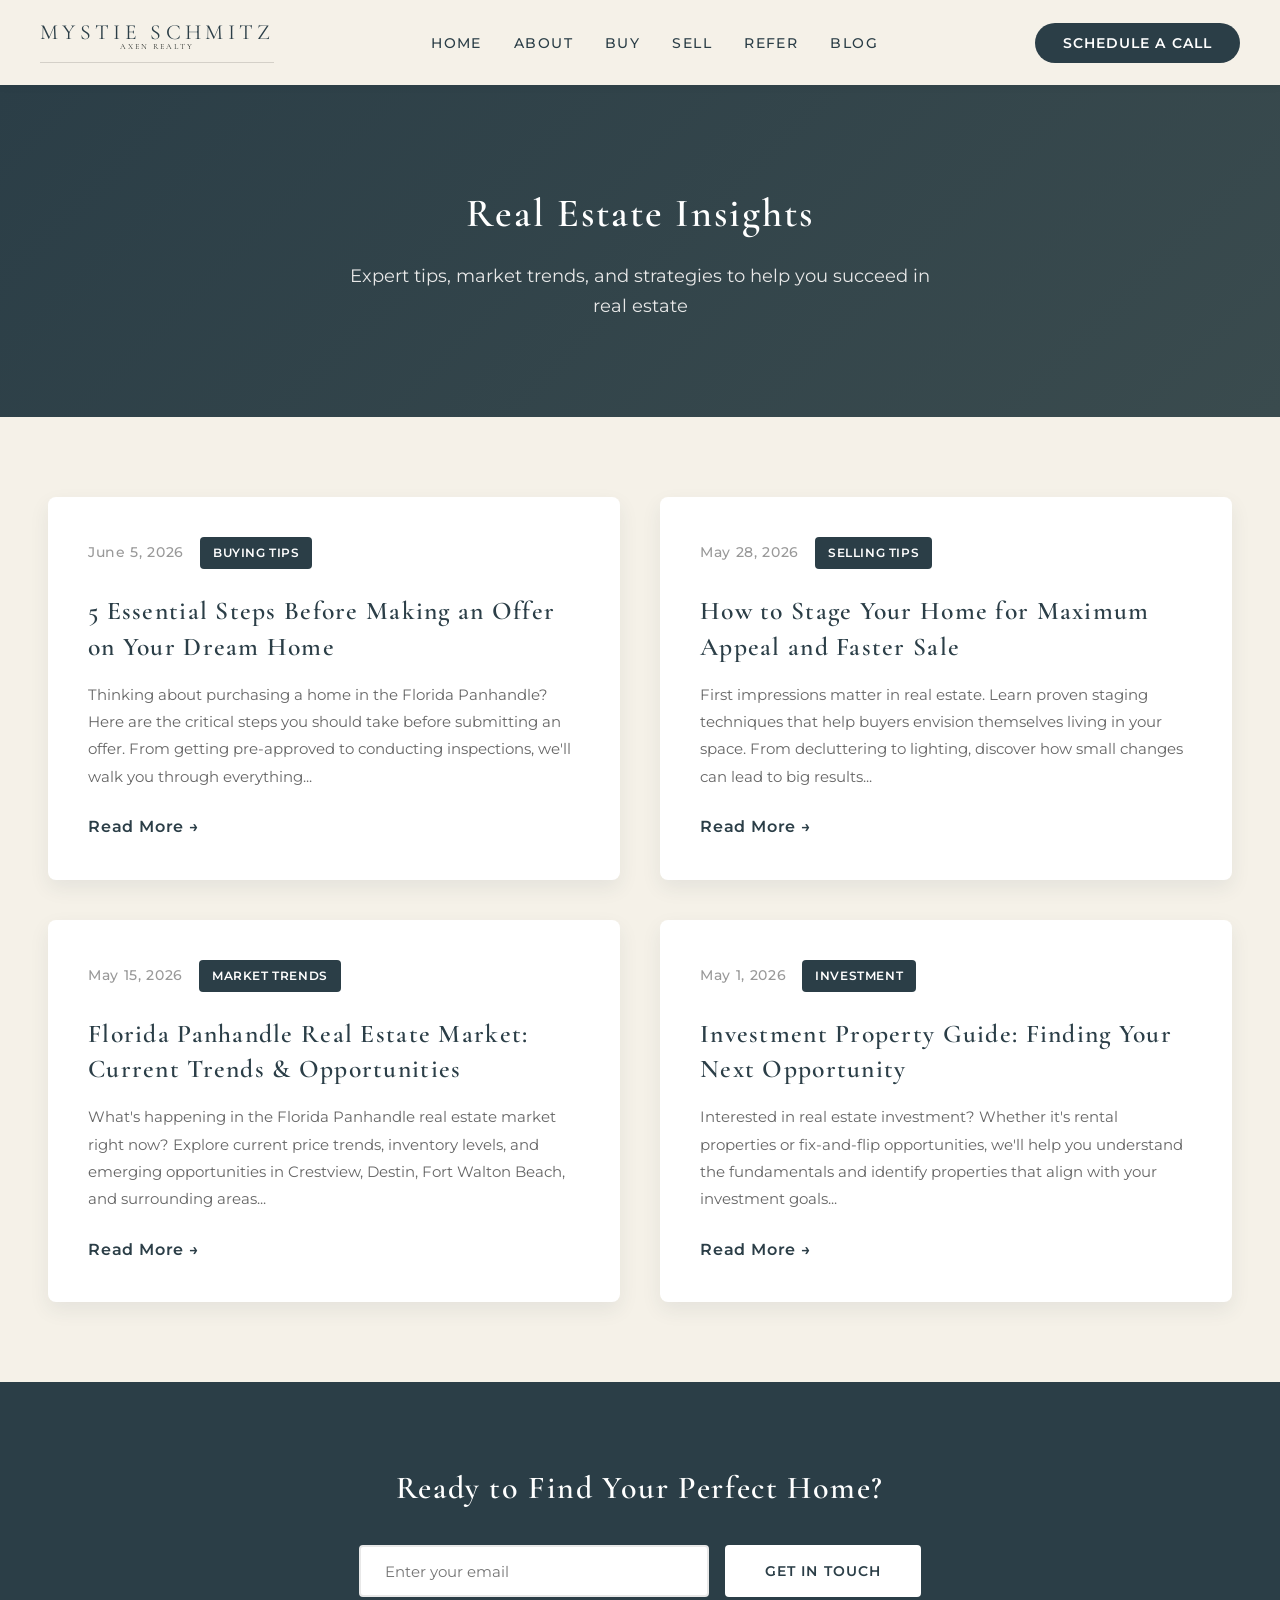
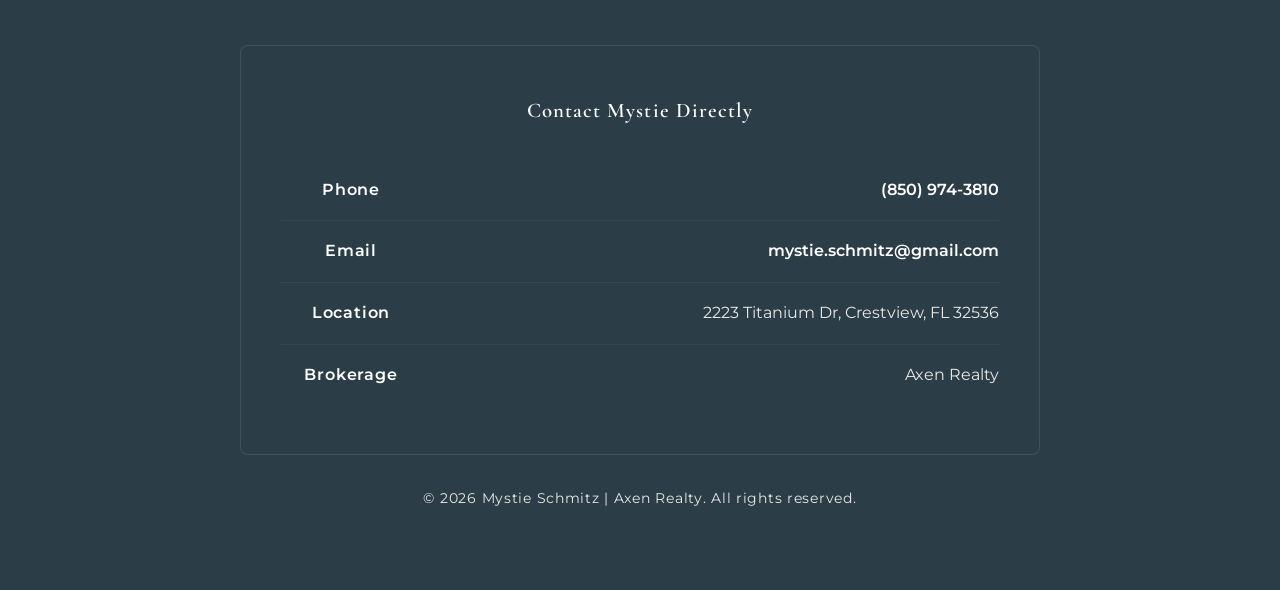
<file: blog/index.html>
<!DOCTYPE html>
<html lang="en">
<head>
    <meta charset="UTF-8">
    <meta name="viewport" content="width=device-width, initial-scale=1.0">
    <title>Real Estate Blog | Mystie Schmitz | Axen Realty</title>
    <link rel="preconnect" href="https://fonts.googleapis.com">
    <link rel="preconnect" href="https://fonts.gstatic.com" crossorigin>
    <link href="https://fonts.googleapis.com/css2?family=Monsieur+La+Doulaise&family=Playfair+Display:wght@400;500;600;700&family=Cormorant+Garamond:ital,wght@0,400;0,600;1,400;1,600&family=Montserrat:wght@400;500;600;700&display=swap" rel="stylesheet">
    <link rel="stylesheet" href="../style.css">
    <link rel="stylesheet" href="blog-style.css">
</head>
<body>
    <!-- Navigation Bar -->
    <nav class="navbar">
        <div class="navbar-container">
            <div class="navbar-logo">
                <h1><a href="../index.html" style="text-decoration: none; color: #2B3E47;">Mystie Schmitz</a></h1>
                <p class="navbar-brokerage">Axen Realty</p>
            </div>

            <!-- Hamburger Menu Button (Mobile Only) -->
            <button class="hamburger-menu" id="hamburger" aria-label="Toggle navigation menu">
                <span></span>
                <span></span>
                <span></span>
            </button>

            <!-- Navigation Menu -->
            <ul class="navbar-menu" id="navbar-menu">
                <li><a href="../index.html#home" class="nav-link">Home</a></li>
                <li><a href="../index.html#about" class="nav-link">About</a></li>
                <li><a href="../index.html#buy" class="nav-link">Buy</a></li>
                <li><a href="../index.html#sell" class="nav-link">Sell</a></li>
                <li><a href="../index.html#refer" class="nav-link">Refer</a></li>
                <li><a href="index.html" class="nav-link active">Blog</a></li>
                <li class="mobile-cta"><a href="../index.html#contact" class="nav-link">SCHEDULE A CALL</a></li>
            </ul>

            <!-- Desktop CTA Button -->
            <button class="cta-button">SCHEDULE A CALL</button>
        </div>
    </nav>

    <!-- Blog Header -->
    <section class="blog-header">
        <div class="blog-header-content">
            <h1>Real Estate Insights</h1>
            <p>Expert tips, market trends, and strategies to help you succeed in real estate</p>
        </div>
    </section>

    <!-- Blog Posts Grid -->
    <section class="blog-section">
        <div class="blog-container">
            <div class="blog-grid">
                <!-- Blog Post Card 1 -->
                <article class="blog-post-card">
                    <div class="blog-meta">
                        <span class="blog-date">June 5, 2026</span>
                        <span class="blog-category">Buying Tips</span>
                    </div>
                    <h2 class="blog-post-title">
                        <a href="post-1.html">5 Essential Steps Before Making an Offer on Your Dream Home</a>
                    </h2>
                    <p class="blog-excerpt">
                        Thinking about purchasing a home in the Florida Panhandle? Here are the critical steps you should take before submitting an offer. From getting pre-approved to conducting inspections, we'll walk you through everything...
                    </p>
                    <a href="post-1.html" class="blog-read-more">Read More →</a>
                </article>

                <!-- Blog Post Card 2 -->
                <article class="blog-post-card">
                    <div class="blog-meta">
                        <span class="blog-date">May 28, 2026</span>
                        <span class="blog-category">Selling Tips</span>
                    </div>
                    <h2 class="blog-post-title">
                        <a href="post-2.html">How to Stage Your Home for Maximum Appeal and Faster Sale</a>
                    </h2>
                    <p class="blog-excerpt">
                        First impressions matter in real estate. Learn proven staging techniques that help buyers envision themselves living in your space. From decluttering to lighting, discover how small changes can lead to big results...
                    </p>
                    <a href="post-2.html" class="blog-read-more">Read More →</a>
                </article>

                <!-- Blog Post Card 3 -->
                <article class="blog-post-card">
                    <div class="blog-meta">
                        <span class="blog-date">May 15, 2026</span>
                        <span class="blog-category">Market Trends</span>
                    </div>
                    <h2 class="blog-post-title">
                        <a href="post-3.html">Florida Panhandle Real Estate Market: Current Trends & Opportunities</a>
                    </h2>
                    <p class="blog-excerpt">
                        What's happening in the Florida Panhandle real estate market right now? Explore current price trends, inventory levels, and emerging opportunities in Crestview, Destin, Fort Walton Beach, and surrounding areas...
                    </p>
                    <a href="post-3.html" class="blog-read-more">Read More →</a>
                </article>

                <!-- Blog Post Card 4 -->
                <article class="blog-post-card">
                    <div class="blog-meta">
                        <span class="blog-date">May 1, 2026</span>
                        <span class="blog-category">Investment</span>
                    </div>
                    <h2 class="blog-post-title">
                        <a href="post-4.html">Investment Property Guide: Finding Your Next Opportunity</a>
                    </h2>
                    <p class="blog-excerpt">
                        Interested in real estate investment? Whether it's rental properties or fix-and-flip opportunities, we'll help you understand the fundamentals and identify properties that align with your investment goals...
                    </p>
                    <a href="post-4.html" class="blog-read-more">Read More →</a>
                </article>
            </div>
        </div>
    </section>

    <!-- Footer Contact Section -->
    <footer class="footer">
        <div class="footer-content">
            <h3>Ready to Find Your Perfect Home?</h3>
            <form id="contact-form" class="contact-form">
                <input
                    type="email"
                    placeholder="Enter your email"
                    required
                    class="form-input"
                >
                <button type="submit" class="form-submit">Get In Touch</button>
            </form>

            <div class="contact-details">
                <h4>Contact Mystie Directly</h4>
                <p><strong>Phone</strong> <a href="tel:+18509743810">(850) 974-3810</a></p>
                <p><strong>Email</strong> <a href="mailto:mystie.schmitz@gmail.com">mystie.schmitz@gmail.com</a></p>
                <p><strong>Location</strong> 2223 Titanium Dr, Crestview, FL 32536</p>
                <p><strong>Brokerage</strong> Axen Realty</p>
            </div>

            <p class="footer-text">© 2026 Mystie Schmitz | Axen Realty. All rights reserved.</p>
        </div>
    </footer>

    <script src="../app.js"></script>
    <script src="blog-script.js"></script>
</body>
</html>
</file>
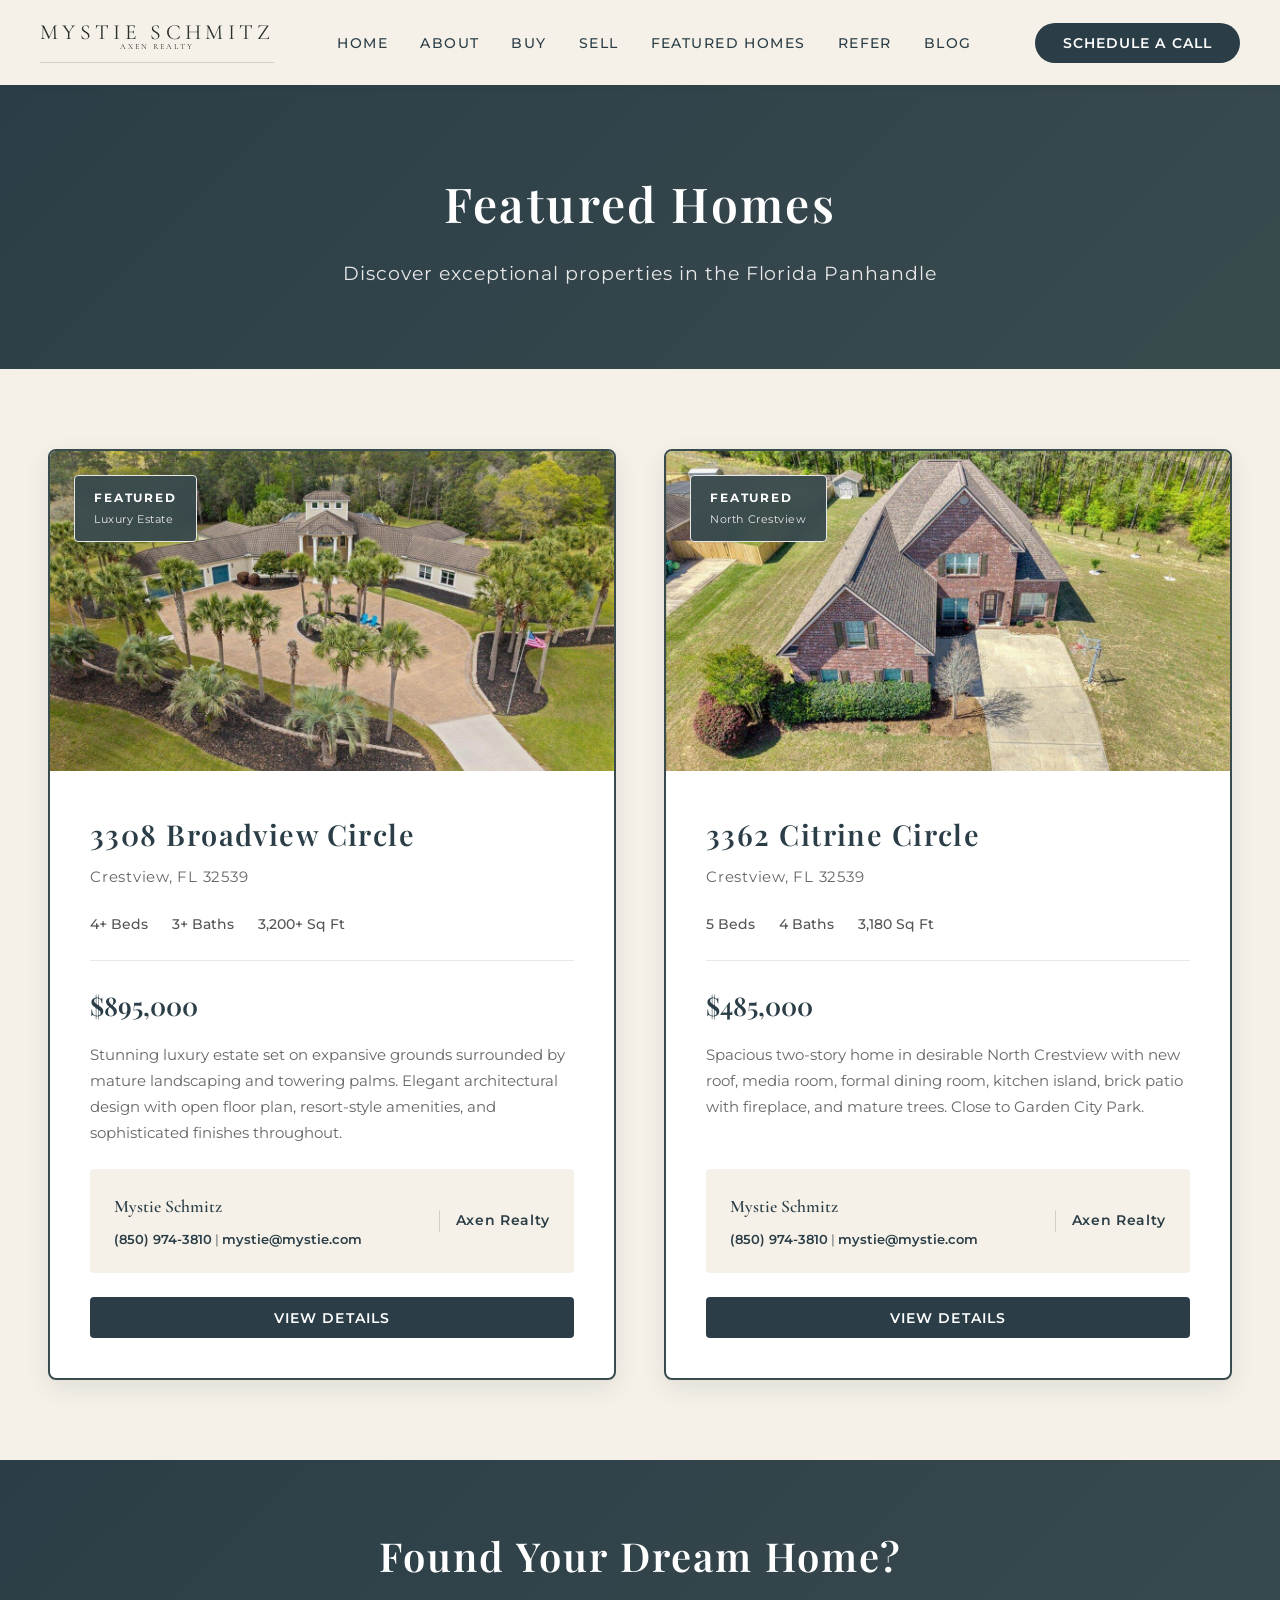
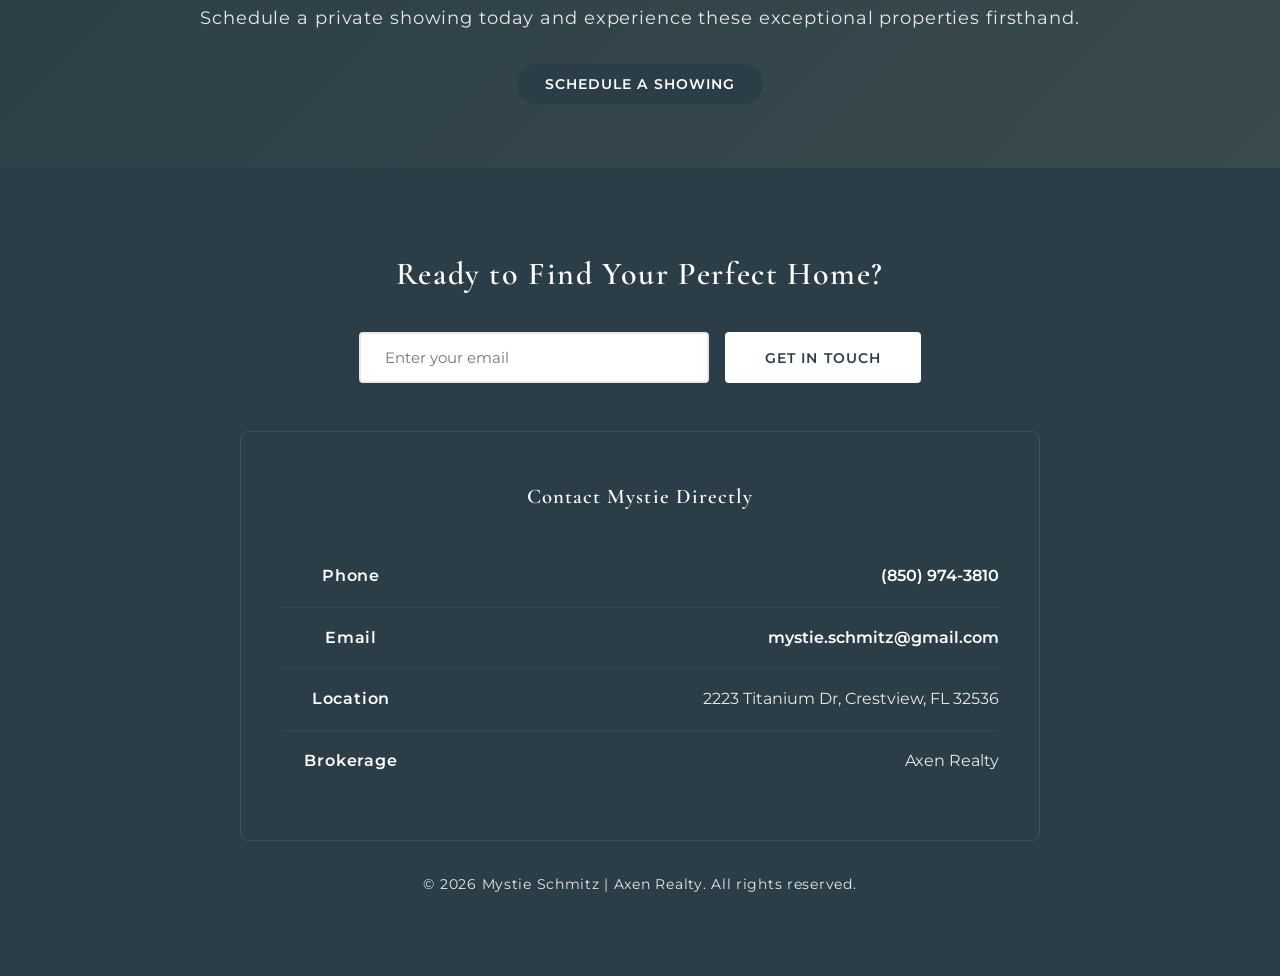
<file: listings.html>
<!DOCTYPE html>
<html lang="en">
<head>
    <meta charset="UTF-8">
    <meta name="viewport" content="width=device-width, initial-scale=1.0">
    <title>Featured Homes | Mystie Schmitz | Axen Realty</title>
    <link rel="preconnect" href="https://fonts.googleapis.com">
    <link rel="preconnect" href="https://fonts.gstatic.com" crossorigin>
    <link href="https://fonts.googleapis.com/css2?family=Monsieur+La+Doulaise&family=Playfair+Display:wght@400;500;600;700&family=Cormorant+Garamond:ital,wght@0,400;0,600;1,400;1,600&family=Montserrat:wght@400;500;600;700&display=swap" rel="stylesheet">
    <link rel="stylesheet" href="style.css">
    <link rel="stylesheet" href="listings-style.css">
</head>
<body>
    <!-- Navigation Bar -->
    <nav class="navbar">
        <div class="navbar-container">
            <div class="navbar-logo">
                <h1>Mystie Schmitz</h1>
                <p class="navbar-brokerage">Axen Realty</p>
            </div>

            <!-- Hamburger Menu Button (Mobile Only) -->
            <button class="hamburger-menu" id="hamburger" aria-label="Toggle navigation menu">
                <span></span>
                <span></span>
                <span></span>
            </button>

            <!-- Navigation Menu -->
            <ul class="navbar-menu" id="navbar-menu">
                <li><a href="index.html#home" class="nav-link">Home</a></li>
                <li><a href="index.html#about" class="nav-link">About</a></li>
                <li><a href="index.html#buy" class="nav-link">Buy</a></li>
                <li><a href="index.html#sell" class="nav-link">Sell</a></li>
                <li><a href="listings.html" class="nav-link active">Featured Homes</a></li>
                <li><a href="index.html#refer" class="nav-link">Refer</a></li>
                <li><a href="blog/index.html" class="nav-link">Blog</a></li>
                <li class="mobile-cta"><a href="#contact" class="nav-link">SCHEDULE A CALL</a></li>
            </ul>

            <!-- Desktop CTA Button -->
            <button class="cta-button">SCHEDULE A CALL</button>
        </div>
    </nav>

    <!-- Page Header -->
    <section class="listings-header">
        <div class="listings-header-content">
            <h1>Featured Homes</h1>
            <p>Discover exceptional properties in the Florida Panhandle</p>
        </div>
    </section>

    <!-- Listings Grid -->
    <section class="listings-section">
        <div class="listings-container">
            <!-- Listing Card 1 - Featured -->
            <article class="listing-card featured">
                <div class="listing-image">
                    <img src="images/broadview.png" alt="3308 Broadview Circle, Crestview" class="listing-photo">
                    <div class="open-house-badge featured-badge">
                        <span class="badge-title">FEATURED</span>
                        <span class="badge-time">Luxury Estate</span>
                    </div>
                </div>

                <div class="listing-details">
                    <h3 class="listing-address">3308 Broadview Circle</h3>
                    <p class="listing-city">Crestview, FL 32539</p>

                    <div class="listing-specs">
                        <span class="spec">4+ Beds</span>
                        <span class="spec">3+ Baths</span>
                        <span class="spec">3,200+ Sq Ft</span>
                    </div>

                    <div class="listing-price">$895,000</div>

                    <p class="listing-description">Stunning luxury estate set on expansive grounds surrounded by mature landscaping and towering palms. Elegant architectural design with open floor plan, resort-style amenities, and sophisticated finishes throughout.</p>

                    <div class="agent-info">
                        <div class="agent-details">
                            <p class="agent-name">Mystie Schmitz</p>
                            <p class="agent-contact">
                                <a href="tel:+18509743810">(850) 974-3810</a> |
                                <a href="mailto:mystie.schmitz@gmail.com">mystie@mystie.com</a>
                            </p>
                        </div>
                        <div class="agent-brokerage">
                            <p>Axen Realty</p>
                        </div>
                    </div>

                    <button class="listing-cta">View Details</button>
                </div>
            </article>

            <!-- Listing Card 2 -->
            <article class="listing-card featured">
                <div class="listing-image">
                    <img src="images/citrine.png" alt="3362 Citrine Circle, Crestview" class="listing-photo">
                    <div class="open-house-badge featured-badge">
                        <span class="badge-title">FEATURED</span>
                        <span class="badge-time">North Crestview</span>
                    </div>
                </div>

                <div class="listing-details">
                    <h3 class="listing-address">3362 Citrine Circle</h3>
                    <p class="listing-city">Crestview, FL 32539</p>

                    <div class="listing-specs">
                        <span class="spec">5 Beds</span>
                        <span class="spec">4 Baths</span>
                        <span class="spec">3,180 Sq Ft</span>
                    </div>

                    <div class="listing-price">$485,000</div>

                    <p class="listing-description">Spacious two-story home in desirable North Crestview with new roof, media room, formal dining room, kitchen island, brick patio with fireplace, and mature trees. Close to Garden City Park.</p>

                    <div class="agent-info">
                        <div class="agent-details">
                            <p class="agent-name">Mystie Schmitz</p>
                            <p class="agent-contact">
                                <a href="tel:+18509743810">(850) 974-3810</a> |
                                <a href="mailto:mystie.schmitz@gmail.com">mystie@mystie.com</a>
                            </p>
                        </div>
                        <div class="agent-brokerage">
                            <p>Axen Realty</p>
                        </div>
                    </div>

                    <button class="listing-cta">View Details</button>
                </div>
            </article>
        </div>
    </section>

    <!-- CTA Section -->
    <section class="listings-cta-section">
        <div class="listings-cta-content">
            <h2>Found Your Dream Home?</h2>
            <p>Schedule a private showing today and experience these exceptional properties firsthand.</p>
            <button class="cta-button">Schedule a Showing</button>
        </div>
    </section>

    <!-- Footer Contact Section -->
    <footer class="footer">
        <div class="footer-content">
            <h3>Ready to Find Your Perfect Home?</h3>
            <form id="contact-form" class="contact-form">
                <input
                    type="email"
                    placeholder="Enter your email"
                    required
                    class="form-input"
                >
                <button type="submit" class="form-submit">Get In Touch</button>
            </form>

            <div class="contact-details">
                <h4>Contact Mystie Directly</h4>
                <p><strong>Phone</strong> <a href="tel:+18509743810">(850) 974-3810</a></p>
                <p><strong>Email</strong> <a href="mailto:mystie.schmitz@gmail.com">mystie.schmitz@gmail.com</a></p>
                <p><strong>Location</strong> 2223 Titanium Dr, Crestview, FL 32536</p>
                <p><strong>Brokerage</strong> Axen Realty</p>
            </div>

            <p class="footer-text">© 2026 Mystie Schmitz | Axen Realty. All rights reserved.</p>
        </div>
    </footer>

    <script src="app.js"></script>
</body>
</html>
</file>
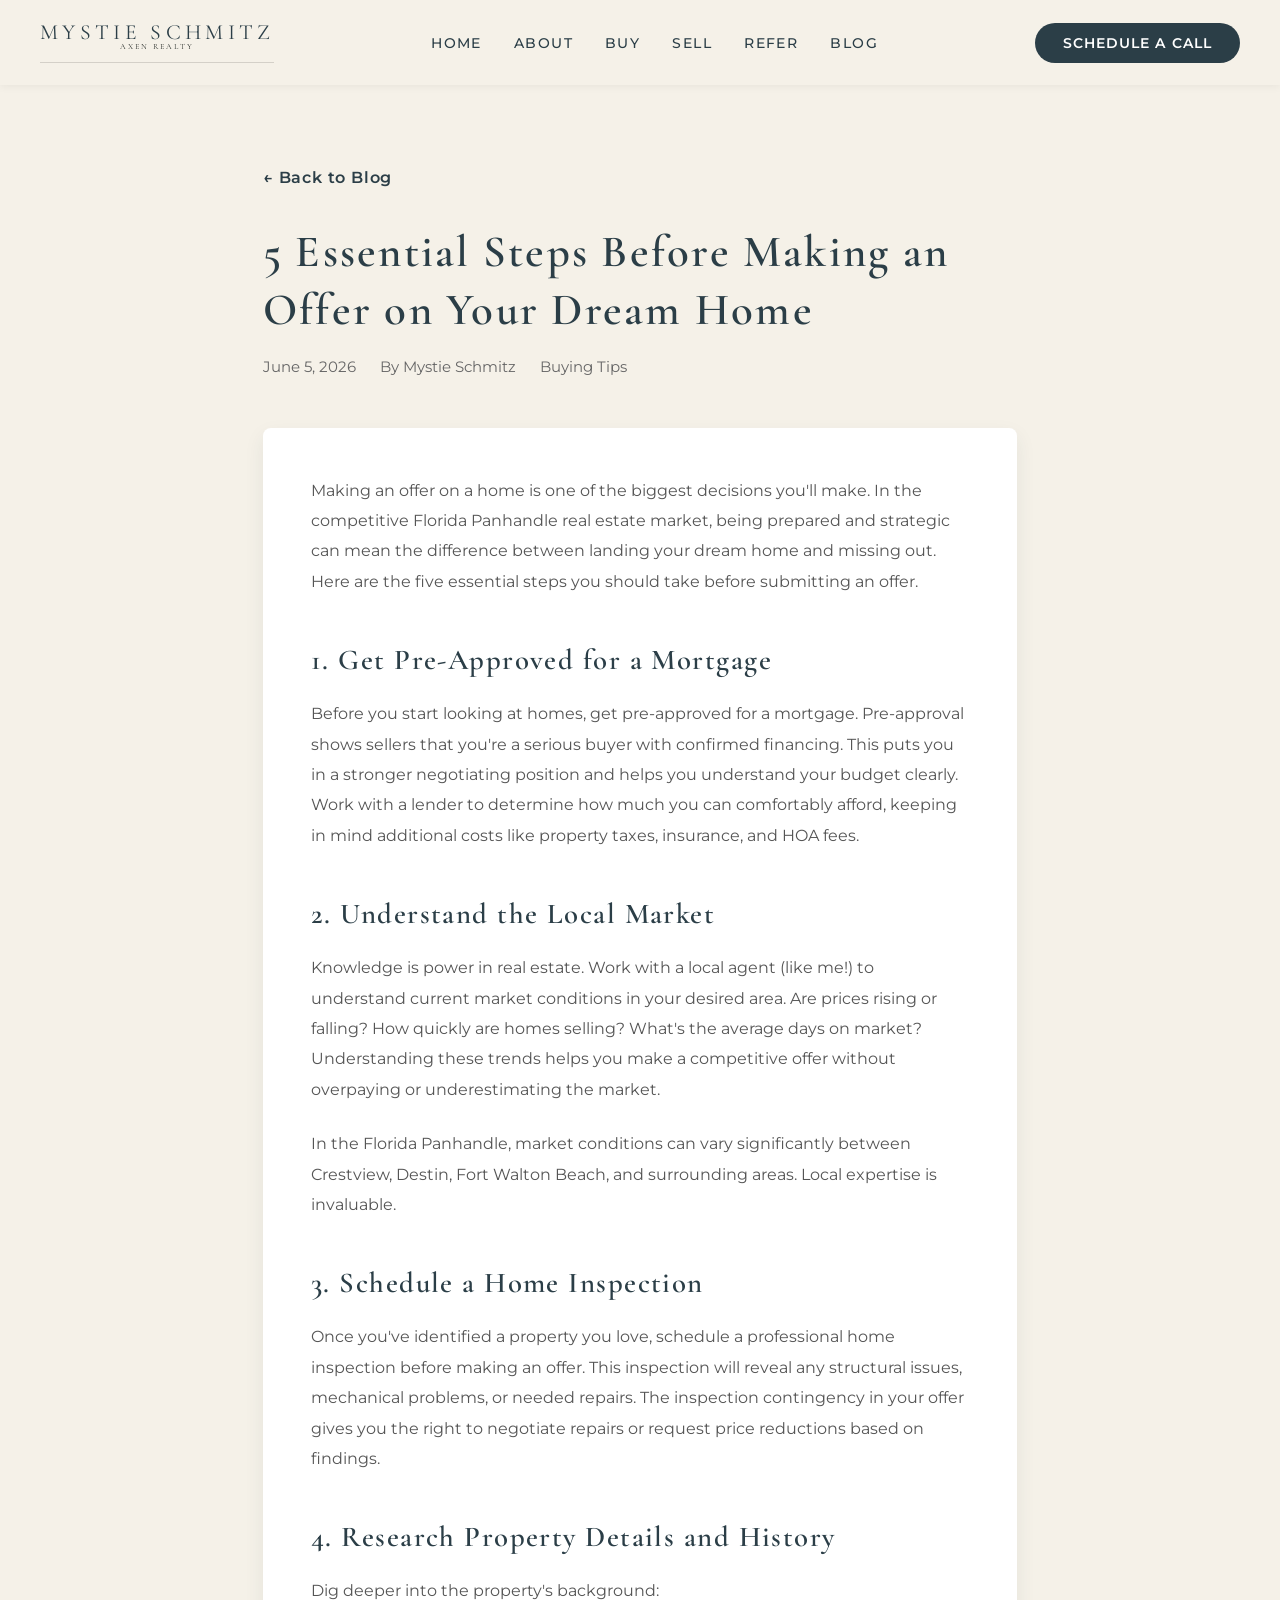
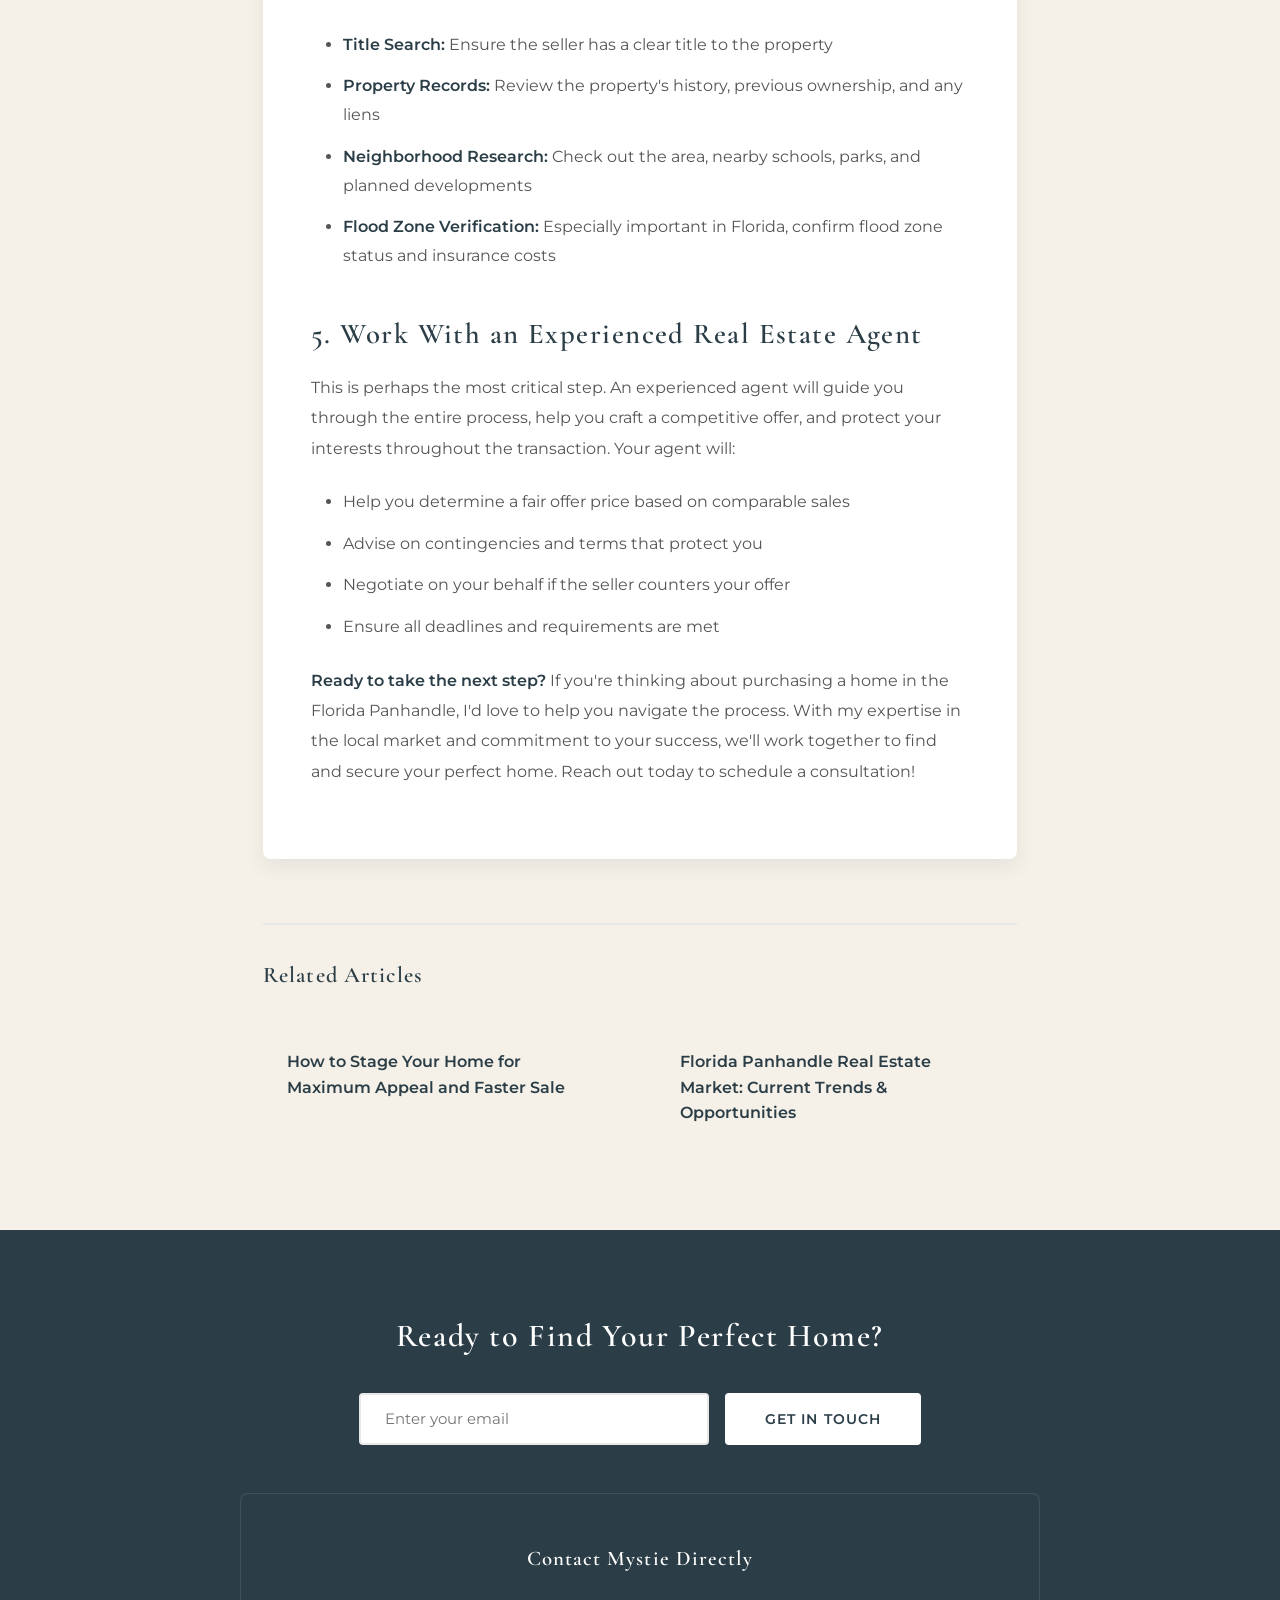
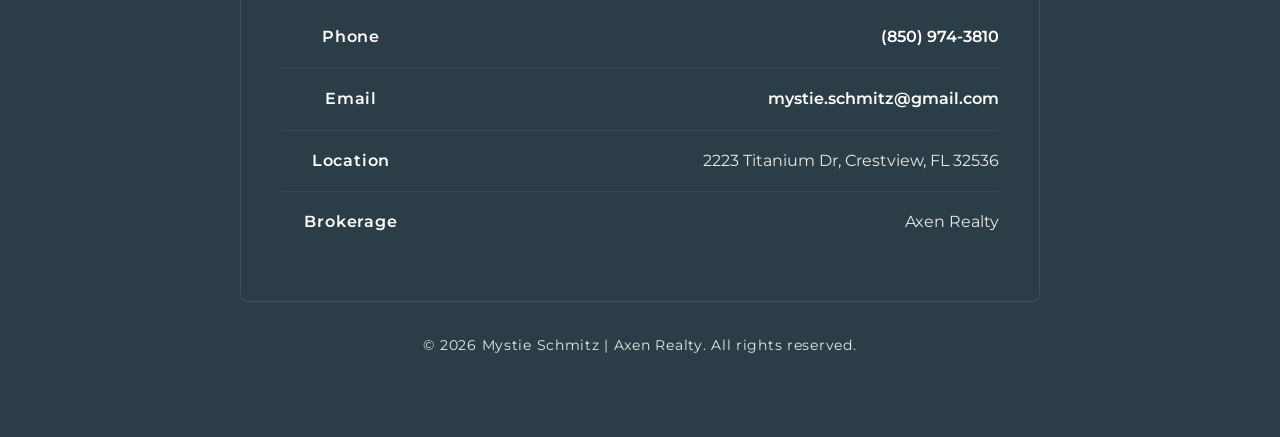
<file: blog/post-1.html>
<!DOCTYPE html>
<html lang="en">
<head>
    <meta charset="UTF-8">
    <meta name="viewport" content="width=device-width, initial-scale=1.0">
    <title>5 Essential Steps Before Making an Offer | Mystie Schmitz Blog</title>
    <link rel="preconnect" href="https://fonts.googleapis.com">
    <link rel="preconnect" href="https://fonts.gstatic.com" crossorigin>
    <link href="https://fonts.googleapis.com/css2?family=Monsieur+La+Doulaise&family=Playfair+Display:wght@400;500;600;700&family=Cormorant+Garamond:ital,wght@0,400;0,600;1,400;1,600&family=Montserrat:wght@400;500;600;700&display=swap" rel="stylesheet">
    <link rel="stylesheet" href="../style.css">
    <link rel="stylesheet" href="blog-style.css">
</head>
<body>
    <!-- Navigation Bar -->
    <nav class="navbar">
        <div class="navbar-container">
            <div class="navbar-logo">
                <h1><a href="../index.html" style="text-decoration: none; color: #2B3E47;">Mystie Schmitz</a></h1>
                <p class="navbar-brokerage">Axen Realty</p>
            </div>

            <!-- Hamburger Menu Button (Mobile Only) -->
            <button class="hamburger-menu" id="hamburger" aria-label="Toggle navigation menu">
                <span></span>
                <span></span>
                <span></span>
            </button>

            <!-- Navigation Menu -->
            <ul class="navbar-menu" id="navbar-menu">
                <li><a href="../index.html#home" class="nav-link">Home</a></li>
                <li><a href="../index.html#about" class="nav-link">About</a></li>
                <li><a href="../index.html#buy" class="nav-link">Buy</a></li>
                <li><a href="../index.html#sell" class="nav-link">Sell</a></li>
                <li><a href="../index.html#refer" class="nav-link">Refer</a></li>
                <li><a href="index.html" class="nav-link">Blog</a></li>
                <li class="mobile-cta"><a href="../index.html#contact" class="nav-link">SCHEDULE A CALL</a></li>
            </ul>

            <!-- Desktop CTA Button -->
            <button class="cta-button">SCHEDULE A CALL</button>
        </div>
    </nav>

    <!-- Blog Post Container -->
    <section class="blog-post-container">
        <a href="index.html" class="blog-back-link">← Back to Blog</a>

        <article class="blog-post">
            <div class="blog-post-header">
                <h1>5 Essential Steps Before Making an Offer on Your Dream Home</h1>
                <div class="blog-post-meta">
                    <span>June 5, 2026</span>
                    <span>By Mystie Schmitz</span>
                    <span>Buying Tips</span>
                </div>
            </div>

            <div class="blog-post-content">
                <p>
                    Making an offer on a home is one of the biggest decisions you'll make. In the competitive Florida Panhandle real estate market,
                    being prepared and strategic can mean the difference between landing your dream home and missing out. Here are the five essential
                    steps you should take before submitting an offer.
                </p>

                <h2>1. Get Pre-Approved for a Mortgage</h2>
                <p>
                    Before you start looking at homes, get pre-approved for a mortgage. Pre-approval shows sellers that you're a serious buyer with
                    confirmed financing. This puts you in a stronger negotiating position and helps you understand your budget clearly. Work with a
                    lender to determine how much you can comfortably afford, keeping in mind additional costs like property taxes, insurance, and HOA fees.
                </p>

                <h2>2. Understand the Local Market</h2>
                <p>
                    Knowledge is power in real estate. Work with a local agent (like me!) to understand current market conditions in your desired area.
                    Are prices rising or falling? How quickly are homes selling? What's the average days on market? Understanding these trends helps you
                    make a competitive offer without overpaying or underestimating the market.
                </p>
                <p>
                    In the Florida Panhandle, market conditions can vary significantly between Crestview, Destin, Fort Walton Beach, and surrounding areas.
                    Local expertise is invaluable.
                </p>

                <h2>3. Schedule a Home Inspection</h2>
                <p>
                    Once you've identified a property you love, schedule a professional home inspection before making an offer. This inspection will
                    reveal any structural issues, mechanical problems, or needed repairs. The inspection contingency in your offer gives you the right
                    to negotiate repairs or request price reductions based on findings.
                </p>

                <h2>4. Research Property Details and History</h2>
                <p>
                    Dig deeper into the property's background:
                </p>
                <ul>
                    <li><strong>Title Search:</strong> Ensure the seller has a clear title to the property</li>
                    <li><strong>Property Records:</strong> Review the property's history, previous ownership, and any liens</li>
                    <li><strong>Neighborhood Research:</strong> Check out the area, nearby schools, parks, and planned developments</li>
                    <li><strong>Flood Zone Verification:</strong> Especially important in Florida, confirm flood zone status and insurance costs</li>
                </ul>

                <h2>5. Work With an Experienced Real Estate Agent</h2>
                <p>
                    This is perhaps the most critical step. An experienced agent will guide you through the entire process, help you craft a competitive
                    offer, and protect your interests throughout the transaction. Your agent will:
                </p>
                <ul>
                    <li>Help you determine a fair offer price based on comparable sales</li>
                    <li>Advise on contingencies and terms that protect you</li>
                    <li>Negotiate on your behalf if the seller counters your offer</li>
                    <li>Ensure all deadlines and requirements are met</li>
                </ul>

                <p>
                    <strong>Ready to take the next step?</strong> If you're thinking about purchasing a home in the Florida Panhandle, I'd love to help you
                    navigate the process. With my expertise in the local market and commitment to your success, we'll work together to find and secure your
                    perfect home. Reach out today to schedule a consultation!
                </p>
            </div>

            <!-- Related Posts -->
            <div class="blog-related">
                <h3>Related Articles</h3>
                <div class="blog-related-grid">
                    <div class="blog-related-item">
                        <a href="post-2.html">How to Stage Your Home for Maximum Appeal and Faster Sale</a>
                    </div>
                    <div class="blog-related-item">
                        <a href="post-3.html">Florida Panhandle Real Estate Market: Current Trends & Opportunities</a>
                    </div>
                </div>
            </div>
        </article>
    </section>

    <!-- Footer Contact Section -->
    <footer class="footer">
        <div class="footer-content">
            <h3>Ready to Find Your Perfect Home?</h3>
            <form id="contact-form" class="contact-form">
                <input
                    type="email"
                    placeholder="Enter your email"
                    required
                    class="form-input"
                >
                <button type="submit" class="form-submit">Get In Touch</button>
            </form>

            <div class="contact-details">
                <h4>Contact Mystie Directly</h4>
                <p><strong>Phone</strong> <a href="tel:+18509743810">(850) 974-3810</a></p>
                <p><strong>Email</strong> <a href="mailto:mystie.schmitz@gmail.com">mystie.schmitz@gmail.com</a></p>
                <p><strong>Location</strong> 2223 Titanium Dr, Crestview, FL 32536</p>
                <p><strong>Brokerage</strong> Axen Realty</p>
            </div>

            <p class="footer-text">© 2026 Mystie Schmitz | Axen Realty. All rights reserved.</p>
        </div>
    </footer>

    <script src="../app.js"></script>
    <script src="blog-script.js"></script>
</body>
</html>
</file>
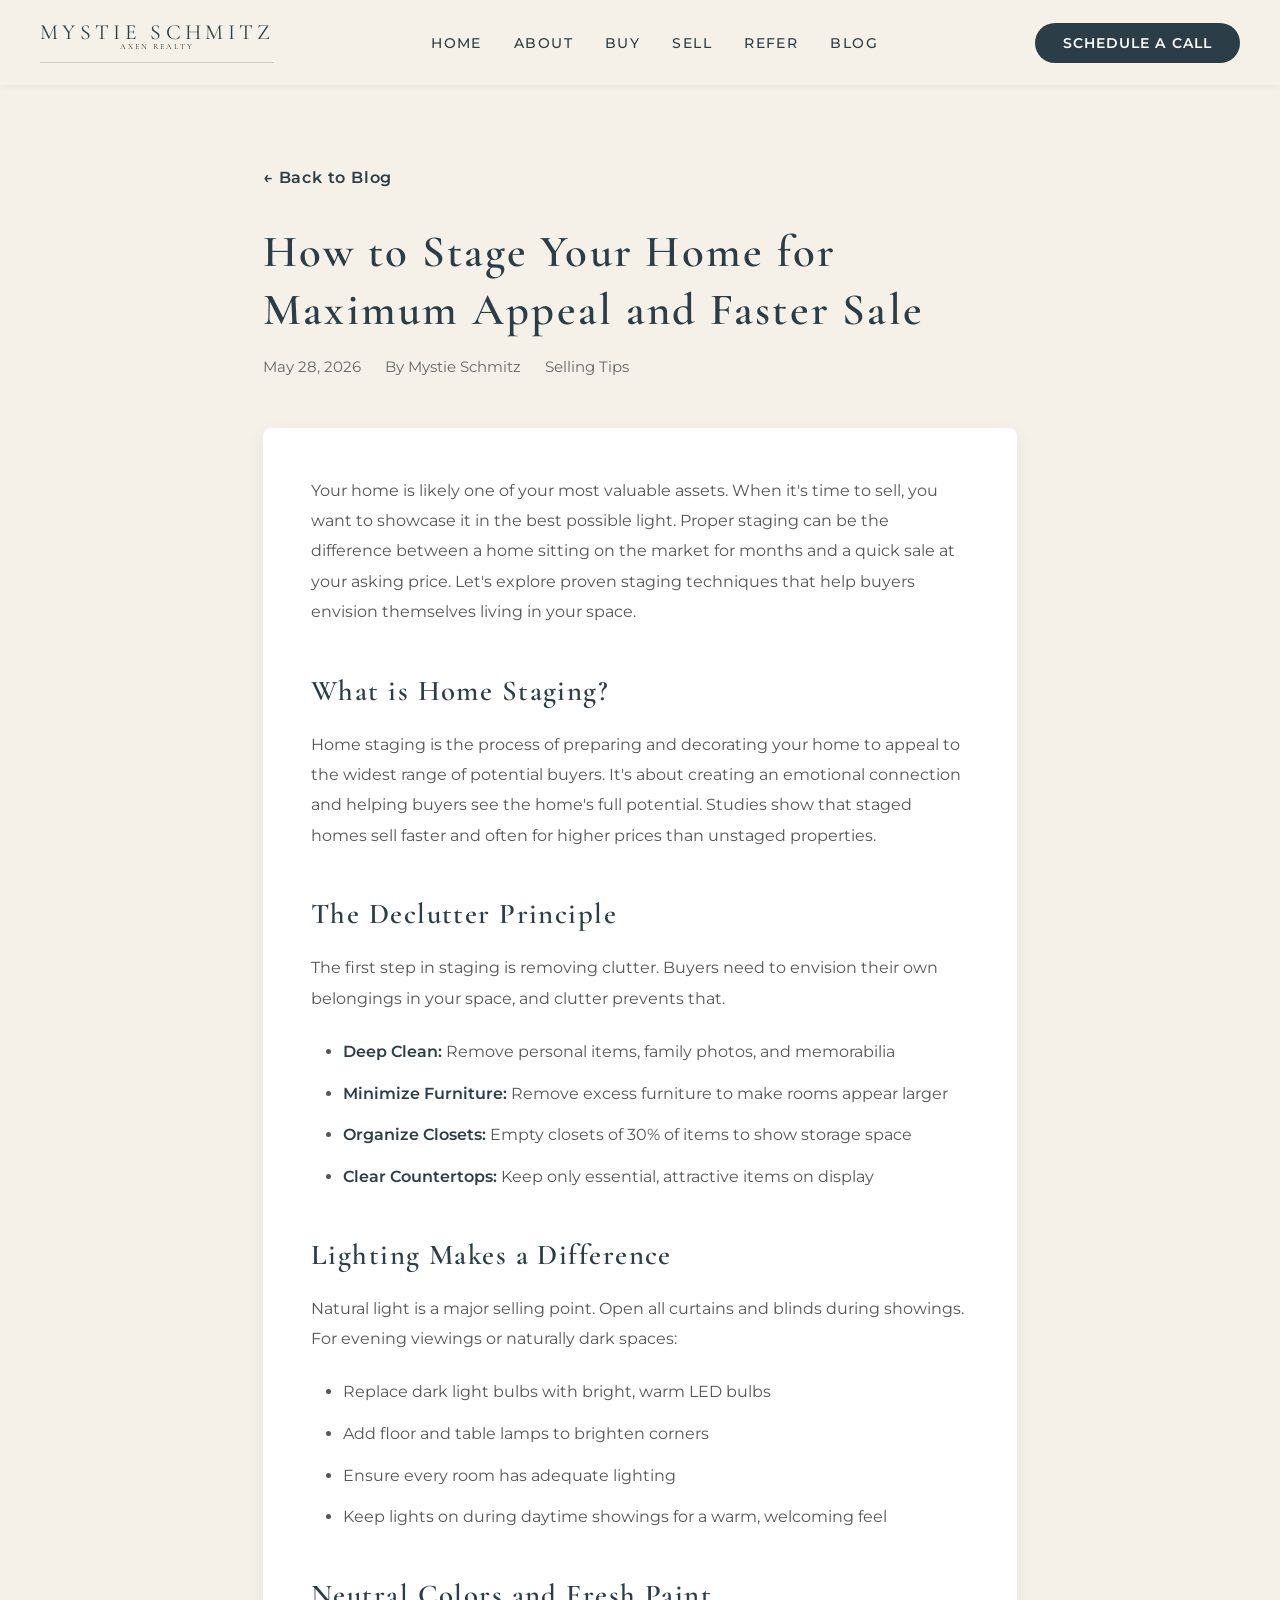
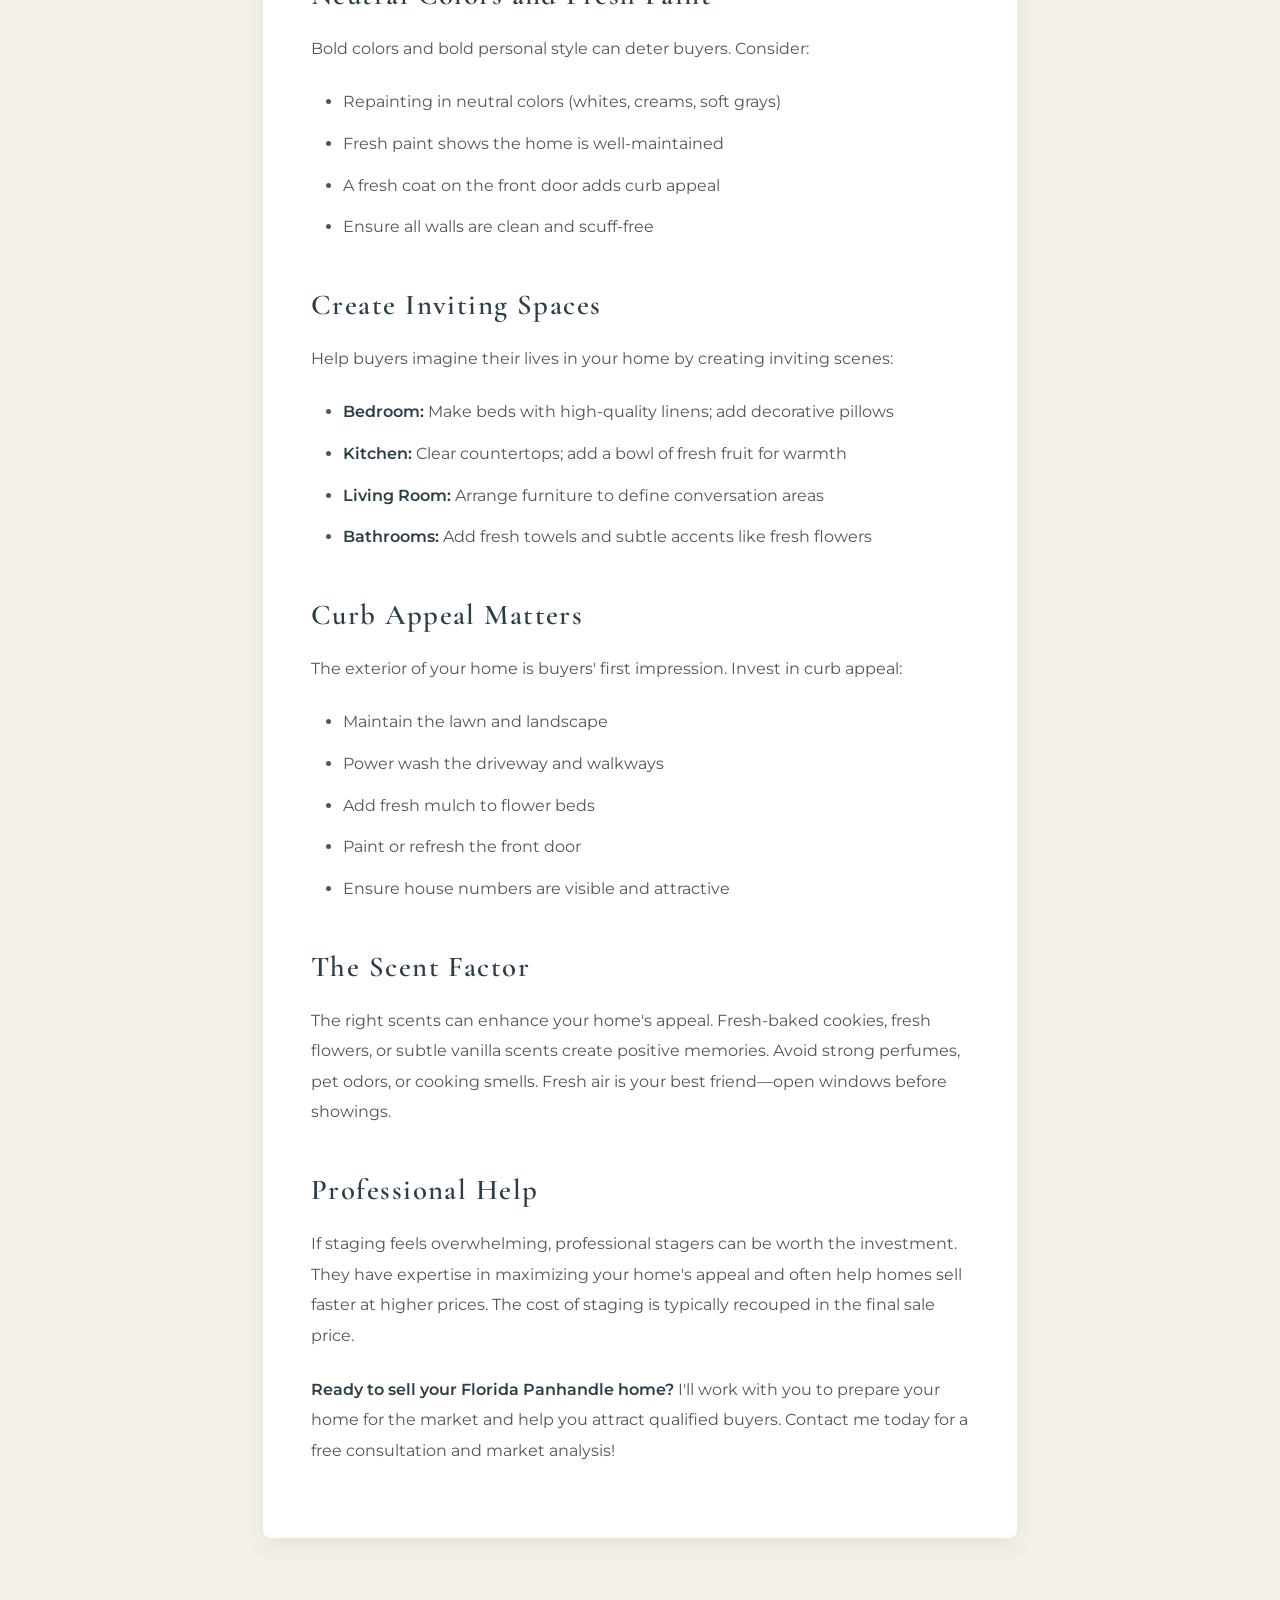
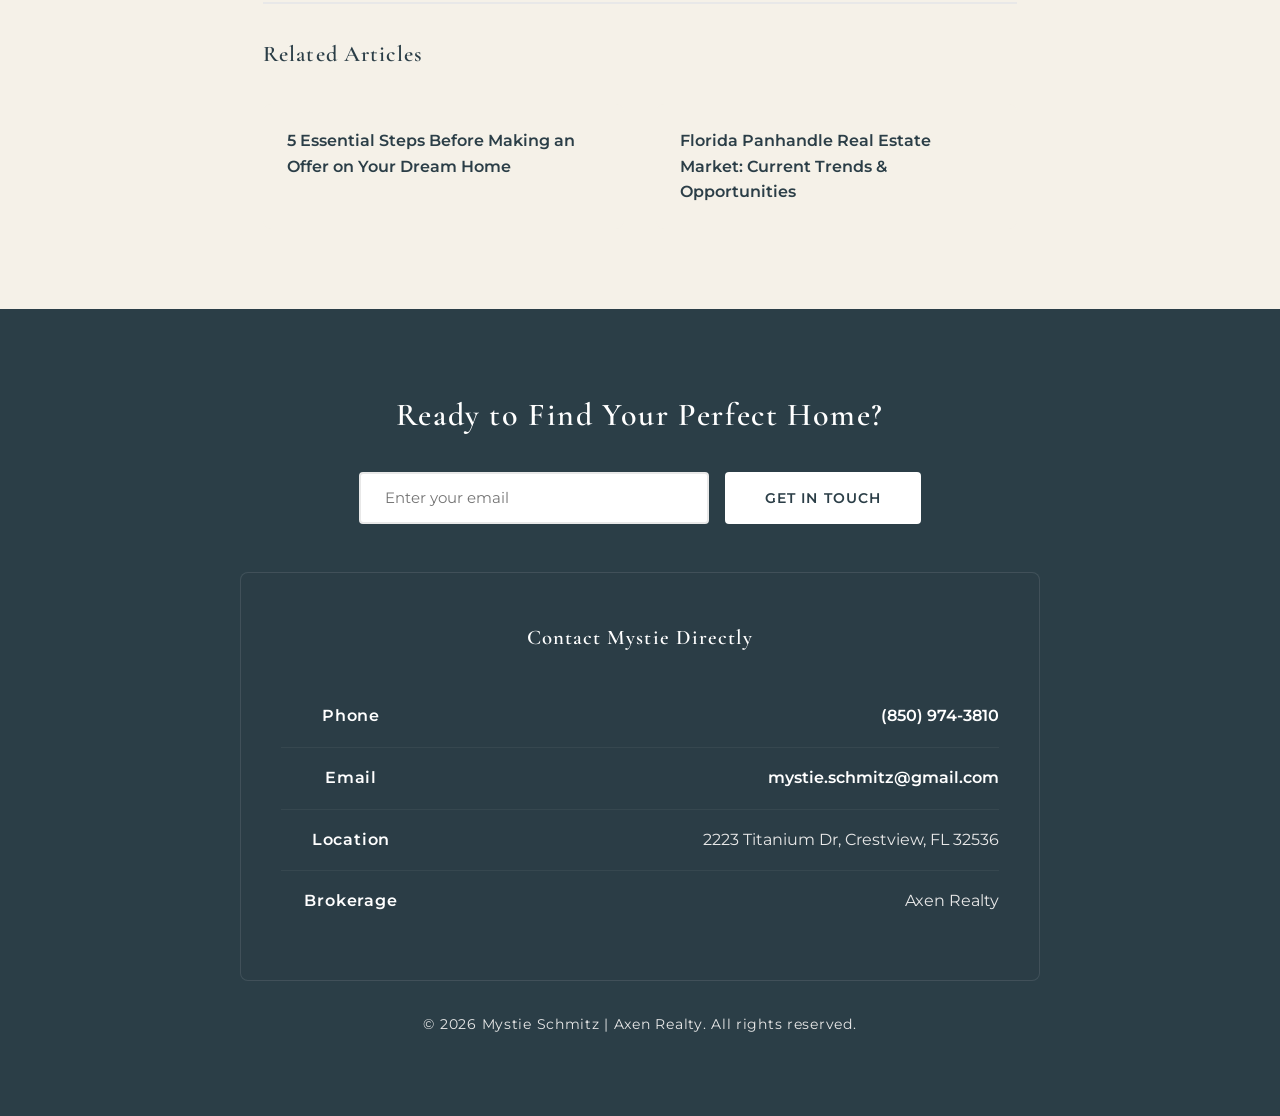
<file: blog/post-2.html>
<!DOCTYPE html>
<html lang="en">
<head>
    <meta charset="UTF-8">
    <meta name="viewport" content="width=device-width, initial-scale=1.0">
    <title>How to Stage Your Home for Maximum Appeal | Mystie Schmitz Blog</title>
    <link rel="preconnect" href="https://fonts.googleapis.com">
    <link rel="preconnect" href="https://fonts.gstatic.com" crossorigin>
    <link href="https://fonts.googleapis.com/css2?family=Monsieur+La+Doulaise&family=Playfair+Display:wght@400;500;600;700&family=Cormorant+Garamond:ital,wght@0,400;0,600;1,400;1,600&family=Montserrat:wght@400;500;600;700&display=swap" rel="stylesheet">
    <link rel="stylesheet" href="../style.css">
    <link rel="stylesheet" href="blog-style.css">
</head>
<body>
    <!-- Navigation Bar -->
    <nav class="navbar">
        <div class="navbar-container">
            <div class="navbar-logo">
                <h1><a href="../index.html" style="text-decoration: none; color: #2B3E47;">Mystie Schmitz</a></h1>
                <p class="navbar-brokerage">Axen Realty</p>
            </div>

            <!-- Hamburger Menu Button (Mobile Only) -->
            <button class="hamburger-menu" id="hamburger" aria-label="Toggle navigation menu">
                <span></span>
                <span></span>
                <span></span>
            </button>

            <!-- Navigation Menu -->
            <ul class="navbar-menu" id="navbar-menu">
                <li><a href="../index.html#home" class="nav-link">Home</a></li>
                <li><a href="../index.html#about" class="nav-link">About</a></li>
                <li><a href="../index.html#buy" class="nav-link">Buy</a></li>
                <li><a href="../index.html#sell" class="nav-link">Sell</a></li>
                <li><a href="../index.html#refer" class="nav-link">Refer</a></li>
                <li><a href="index.html" class="nav-link">Blog</a></li>
                <li class="mobile-cta"><a href="../index.html#contact" class="nav-link">SCHEDULE A CALL</a></li>
            </ul>

            <!-- Desktop CTA Button -->
            <button class="cta-button">SCHEDULE A CALL</button>
        </div>
    </nav>

    <!-- Blog Post Container -->
    <section class="blog-post-container">
        <a href="index.html" class="blog-back-link">← Back to Blog</a>

        <article class="blog-post">
            <div class="blog-post-header">
                <h1>How to Stage Your Home for Maximum Appeal and Faster Sale</h1>
                <div class="blog-post-meta">
                    <span>May 28, 2026</span>
                    <span>By Mystie Schmitz</span>
                    <span>Selling Tips</span>
                </div>
            </div>

            <div class="blog-post-content">
                <p>
                    Your home is likely one of your most valuable assets. When it's time to sell, you want to showcase it in the best possible light.
                    Proper staging can be the difference between a home sitting on the market for months and a quick sale at your asking price. Let's explore
                    proven staging techniques that help buyers envision themselves living in your space.
                </p>

                <h2>What is Home Staging?</h2>
                <p>
                    Home staging is the process of preparing and decorating your home to appeal to the widest range of potential buyers. It's about
                    creating an emotional connection and helping buyers see the home's full potential. Studies show that staged homes sell faster and
                    often for higher prices than unstaged properties.
                </p>

                <h2>The Declutter Principle</h2>
                <p>
                    The first step in staging is removing clutter. Buyers need to envision their own belongings in your space, and clutter prevents that.
                </p>
                <ul>
                    <li><strong>Deep Clean:</strong> Remove personal items, family photos, and memorabilia</li>
                    <li><strong>Minimize Furniture:</strong> Remove excess furniture to make rooms appear larger</li>
                    <li><strong>Organize Closets:</strong> Empty closets of 30% of items to show storage space</li>
                    <li><strong>Clear Countertops:</strong> Keep only essential, attractive items on display</li>
                </ul>

                <h2>Lighting Makes a Difference</h2>
                <p>
                    Natural light is a major selling point. Open all curtains and blinds during showings. For evening viewings or naturally dark spaces:
                </p>
                <ul>
                    <li>Replace dark light bulbs with bright, warm LED bulbs</li>
                    <li>Add floor and table lamps to brighten corners</li>
                    <li>Ensure every room has adequate lighting</li>
                    <li>Keep lights on during daytime showings for a warm, welcoming feel</li>
                </ul>

                <h2>Neutral Colors and Fresh Paint</h2>
                <p>
                    Bold colors and bold personal style can deter buyers. Consider:
                </p>
                <ul>
                    <li>Repainting in neutral colors (whites, creams, soft grays)</li>
                    <li>Fresh paint shows the home is well-maintained</li>
                    <li>A fresh coat on the front door adds curb appeal</li>
                    <li>Ensure all walls are clean and scuff-free</li>
                </ul>

                <h2>Create Inviting Spaces</h2>
                <p>
                    Help buyers imagine their lives in your home by creating inviting scenes:
                </p>
                <ul>
                    <li><strong>Bedroom:</strong> Make beds with high-quality linens; add decorative pillows</li>
                    <li><strong>Kitchen:</strong> Clear countertops; add a bowl of fresh fruit for warmth</li>
                    <li><strong>Living Room:</strong> Arrange furniture to define conversation areas</li>
                    <li><strong>Bathrooms:</strong> Add fresh towels and subtle accents like fresh flowers</li>
                </ul>

                <h2>Curb Appeal Matters</h2>
                <p>
                    The exterior of your home is buyers' first impression. Invest in curb appeal:
                </p>
                <ul>
                    <li>Maintain the lawn and landscape</li>
                    <li>Power wash the driveway and walkways</li>
                    <li>Add fresh mulch to flower beds</li>
                    <li>Paint or refresh the front door</li>
                    <li>Ensure house numbers are visible and attractive</li>
                </ul>

                <h2>The Scent Factor</h2>
                <p>
                    The right scents can enhance your home's appeal. Fresh-baked cookies, fresh flowers, or subtle vanilla scents create positive memories.
                    Avoid strong perfumes, pet odors, or cooking smells. Fresh air is your best friend—open windows before showings.
                </p>

                <h2>Professional Help</h2>
                <p>
                    If staging feels overwhelming, professional stagers can be worth the investment. They have expertise in maximizing your home's appeal
                    and often help homes sell faster at higher prices. The cost of staging is typically recouped in the final sale price.
                </p>

                <p>
                    <strong>Ready to sell your Florida Panhandle home?</strong> I'll work with you to prepare your home for the market and help you attract
                    qualified buyers. Contact me today for a free consultation and market analysis!
                </p>
            </div>

            <!-- Related Posts -->
            <div class="blog-related">
                <h3>Related Articles</h3>
                <div class="blog-related-grid">
                    <div class="blog-related-item">
                        <a href="post-1.html">5 Essential Steps Before Making an Offer on Your Dream Home</a>
                    </div>
                    <div class="blog-related-item">
                        <a href="post-3.html">Florida Panhandle Real Estate Market: Current Trends & Opportunities</a>
                    </div>
                </div>
            </div>
        </article>
    </section>

    <!-- Footer Contact Section -->
    <footer class="footer">
        <div class="footer-content">
            <h3>Ready to Find Your Perfect Home?</h3>
            <form id="contact-form" class="contact-form">
                <input
                    type="email"
                    placeholder="Enter your email"
                    required
                    class="form-input"
                >
                <button type="submit" class="form-submit">Get In Touch</button>
            </form>

            <div class="contact-details">
                <h4>Contact Mystie Directly</h4>
                <p><strong>Phone</strong> <a href="tel:+18509743810">(850) 974-3810</a></p>
                <p><strong>Email</strong> <a href="mailto:mystie.schmitz@gmail.com">mystie.schmitz@gmail.com</a></p>
                <p><strong>Location</strong> 2223 Titanium Dr, Crestview, FL 32536</p>
                <p><strong>Brokerage</strong> Axen Realty</p>
            </div>

            <p class="footer-text">© 2026 Mystie Schmitz | Axen Realty. All rights reserved.</p>
        </div>
    </footer>

    <script src="../app.js"></script>
    <script src="blog-script.js"></script>
</body>
</html>
</file>
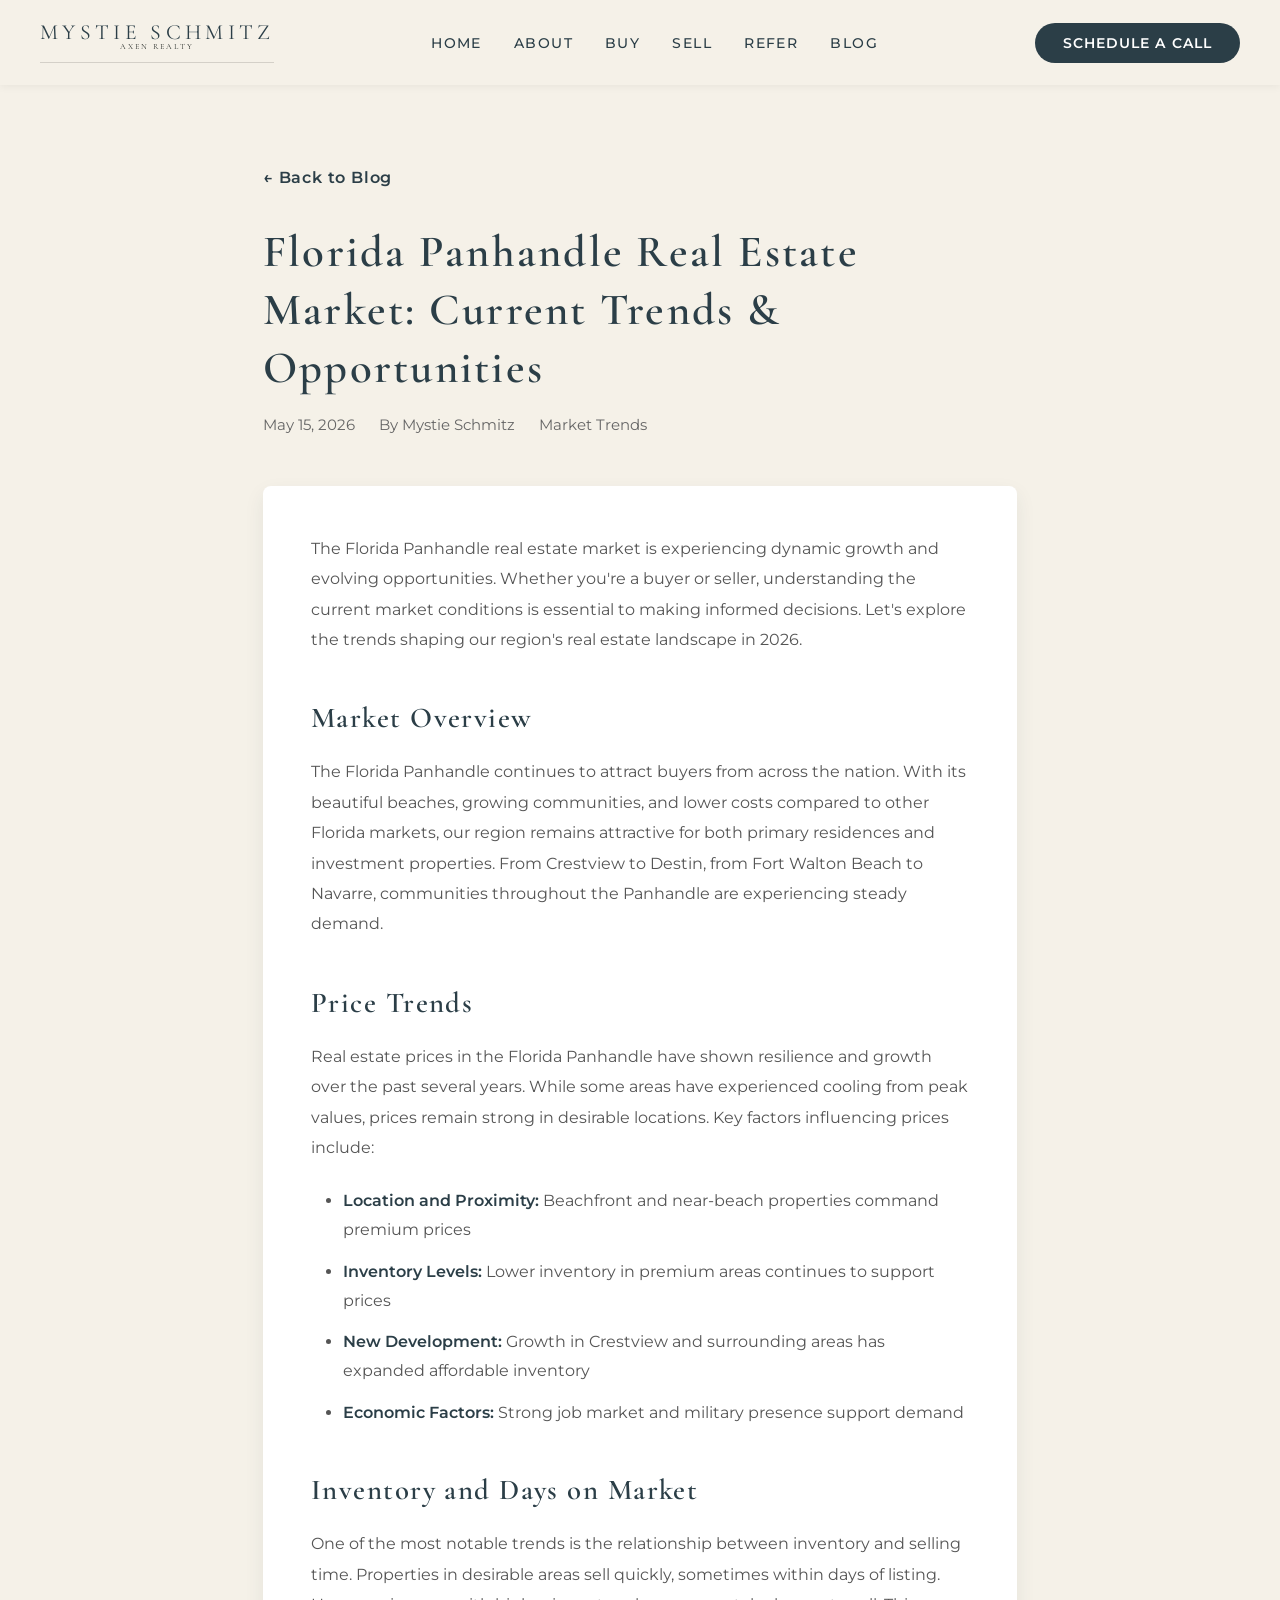
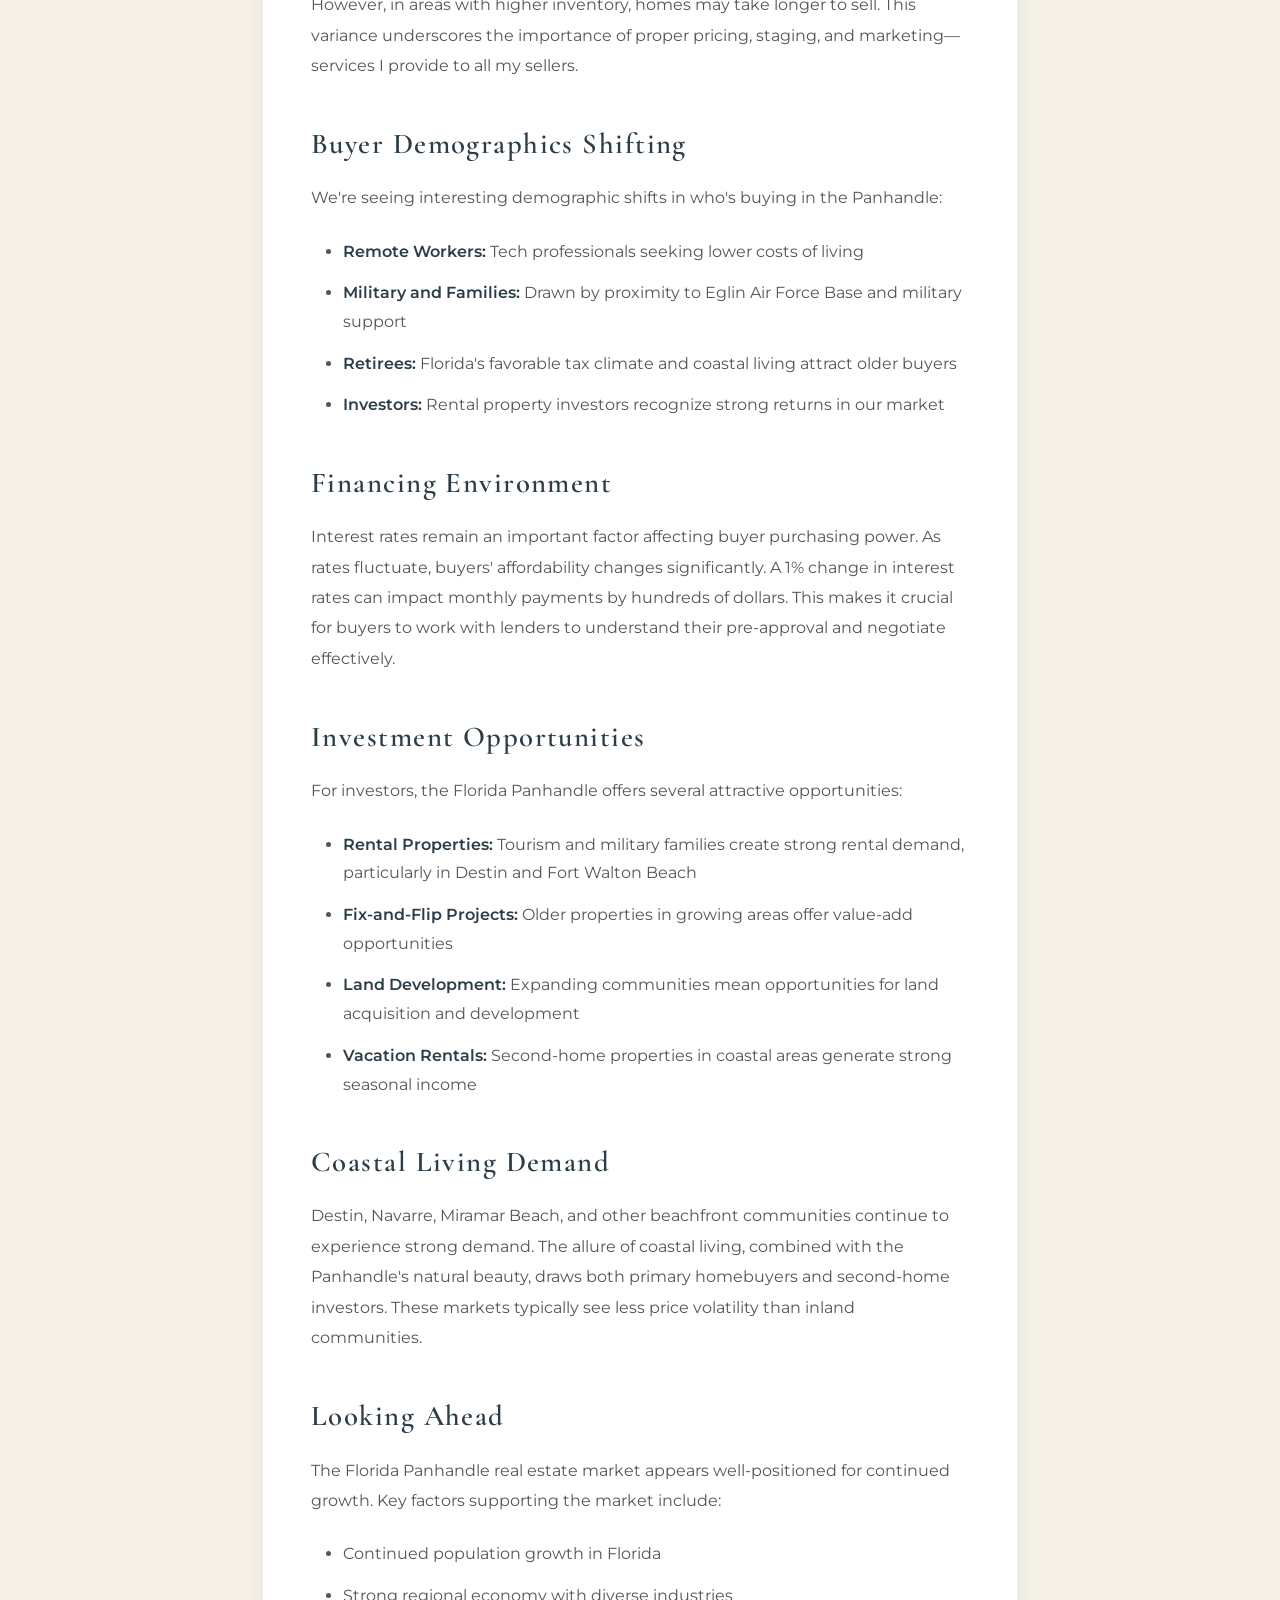
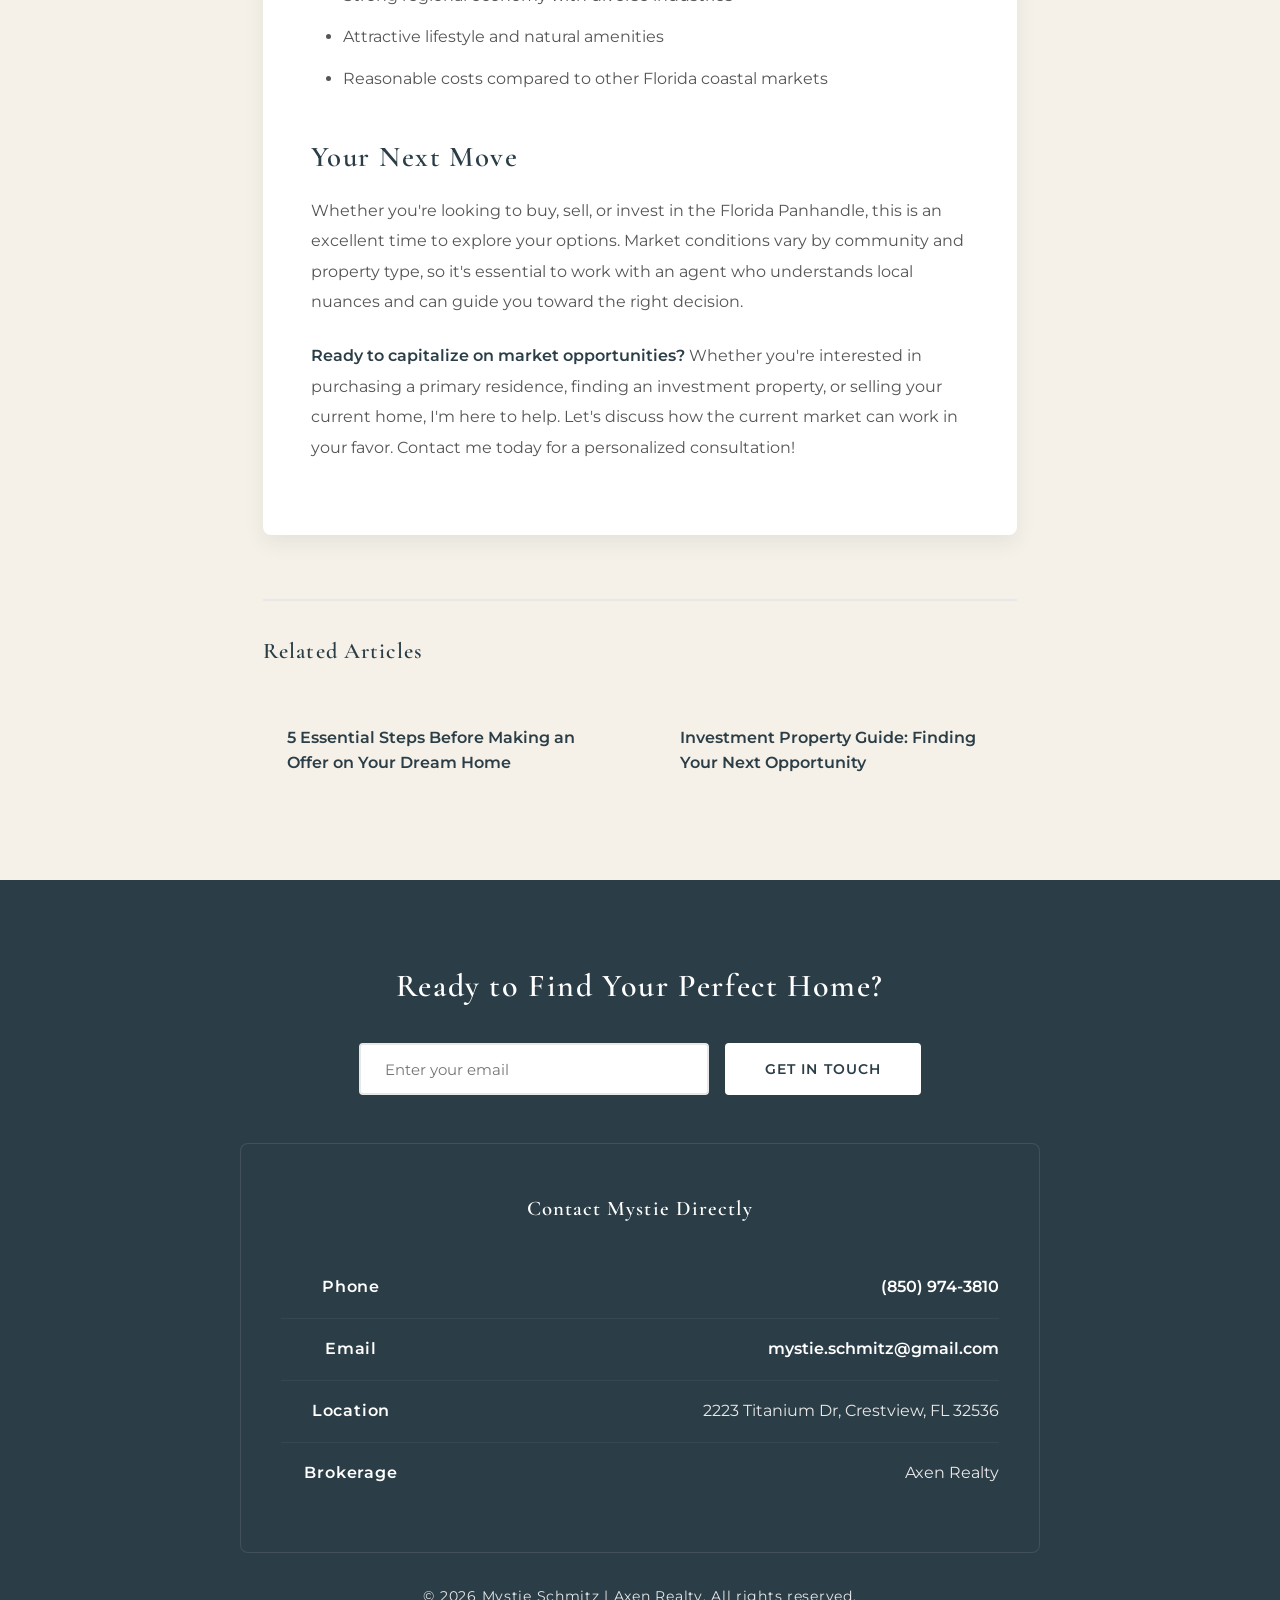
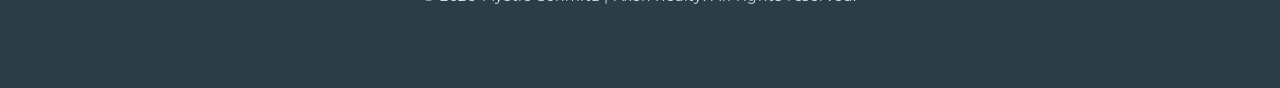
<file: blog/post-3.html>
<!DOCTYPE html>
<html lang="en">
<head>
    <meta charset="UTF-8">
    <meta name="viewport" content="width=device-width, initial-scale=1.0">
    <title>Florida Panhandle Real Estate Market Trends | Mystie Schmitz Blog</title>
    <link rel="preconnect" href="https://fonts.googleapis.com">
    <link rel="preconnect" href="https://fonts.gstatic.com" crossorigin>
    <link href="https://fonts.googleapis.com/css2?family=Monsieur+La+Doulaise&family=Playfair+Display:wght@400;500;600;700&family=Cormorant+Garamond:ital,wght@0,400;0,600;1,400;1,600&family=Montserrat:wght@400;500;600;700&display=swap" rel="stylesheet">
    <link rel="stylesheet" href="../style.css">
    <link rel="stylesheet" href="blog-style.css">
</head>
<body>
    <!-- Navigation Bar -->
    <nav class="navbar">
        <div class="navbar-container">
            <div class="navbar-logo">
                <h1><a href="../index.html" style="text-decoration: none; color: #2B3E47;">Mystie Schmitz</a></h1>
                <p class="navbar-brokerage">Axen Realty</p>
            </div>

            <!-- Hamburger Menu Button (Mobile Only) -->
            <button class="hamburger-menu" id="hamburger" aria-label="Toggle navigation menu">
                <span></span>
                <span></span>
                <span></span>
            </button>

            <!-- Navigation Menu -->
            <ul class="navbar-menu" id="navbar-menu">
                <li><a href="../index.html#home" class="nav-link">Home</a></li>
                <li><a href="../index.html#about" class="nav-link">About</a></li>
                <li><a href="../index.html#buy" class="nav-link">Buy</a></li>
                <li><a href="../index.html#sell" class="nav-link">Sell</a></li>
                <li><a href="../index.html#refer" class="nav-link">Refer</a></li>
                <li><a href="index.html" class="nav-link">Blog</a></li>
                <li class="mobile-cta"><a href="../index.html#contact" class="nav-link">SCHEDULE A CALL</a></li>
            </ul>

            <!-- Desktop CTA Button -->
            <button class="cta-button">SCHEDULE A CALL</button>
        </div>
    </nav>

    <!-- Blog Post Container -->
    <section class="blog-post-container">
        <a href="index.html" class="blog-back-link">← Back to Blog</a>

        <article class="blog-post">
            <div class="blog-post-header">
                <h1>Florida Panhandle Real Estate Market: Current Trends & Opportunities</h1>
                <div class="blog-post-meta">
                    <span>May 15, 2026</span>
                    <span>By Mystie Schmitz</span>
                    <span>Market Trends</span>
                </div>
            </div>

            <div class="blog-post-content">
                <p>
                    The Florida Panhandle real estate market is experiencing dynamic growth and evolving opportunities. Whether you're a buyer or seller,
                    understanding the current market conditions is essential to making informed decisions. Let's explore the trends shaping our region's
                    real estate landscape in 2026.
                </p>

                <h2>Market Overview</h2>
                <p>
                    The Florida Panhandle continues to attract buyers from across the nation. With its beautiful beaches, growing communities, and lower
                    costs compared to other Florida markets, our region remains attractive for both primary residences and investment properties. From Crestview
                    to Destin, from Fort Walton Beach to Navarre, communities throughout the Panhandle are experiencing steady demand.
                </p>

                <h2>Price Trends</h2>
                <p>
                    Real estate prices in the Florida Panhandle have shown resilience and growth over the past several years. While some areas have
                    experienced cooling from peak values, prices remain strong in desirable locations. Key factors influencing prices include:
                </p>
                <ul>
                    <li><strong>Location and Proximity:</strong> Beachfront and near-beach properties command premium prices</li>
                    <li><strong>Inventory Levels:</strong> Lower inventory in premium areas continues to support prices</li>
                    <li><strong>New Development:</strong> Growth in Crestview and surrounding areas has expanded affordable inventory</li>
                    <li><strong>Economic Factors:</strong> Strong job market and military presence support demand</li>
                </ul>

                <h2>Inventory and Days on Market</h2>
                <p>
                    One of the most notable trends is the relationship between inventory and selling time. Properties in desirable areas sell quickly,
                    sometimes within days of listing. However, in areas with higher inventory, homes may take longer to sell. This variance underscores
                    the importance of proper pricing, staging, and marketing—services I provide to all my sellers.
                </p>

                <h2>Buyer Demographics Shifting</h2>
                <p>
                    We're seeing interesting demographic shifts in who's buying in the Panhandle:
                </p>
                <ul>
                    <li><strong>Remote Workers:</strong> Tech professionals seeking lower costs of living</li>
                    <li><strong>Military and Families:</strong> Drawn by proximity to Eglin Air Force Base and military support</li>
                    <li><strong>Retirees:</strong> Florida's favorable tax climate and coastal living attract older buyers</li>
                    <li><strong>Investors:</strong> Rental property investors recognize strong returns in our market</li>
                </ul>

                <h2>Financing Environment</h2>
                <p>
                    Interest rates remain an important factor affecting buyer purchasing power. As rates fluctuate, buyers' affordability changes significantly.
                    A 1% change in interest rates can impact monthly payments by hundreds of dollars. This makes it crucial for buyers to work with lenders
                    to understand their pre-approval and negotiate effectively.
                </p>

                <h2>Investment Opportunities</h2>
                <p>
                    For investors, the Florida Panhandle offers several attractive opportunities:
                </p>
                <ul>
                    <li><strong>Rental Properties:</strong> Tourism and military families create strong rental demand, particularly in Destin and Fort Walton Beach</li>
                    <li><strong>Fix-and-Flip Projects:</strong> Older properties in growing areas offer value-add opportunities</li>
                    <li><strong>Land Development:</strong> Expanding communities mean opportunities for land acquisition and development</li>
                    <li><strong>Vacation Rentals:</strong> Second-home properties in coastal areas generate strong seasonal income</li>
                </ul>

                <h2>Coastal Living Demand</h2>
                <p>
                    Destin, Navarre, Miramar Beach, and other beachfront communities continue to experience strong demand. The allure of coastal living,
                    combined with the Panhandle's natural beauty, draws both primary homebuyers and second-home investors. These markets typically see
                    less price volatility than inland communities.
                </p>

                <h2>Looking Ahead</h2>
                <p>
                    The Florida Panhandle real estate market appears well-positioned for continued growth. Key factors supporting the market include:
                </p>
                <ul>
                    <li>Continued population growth in Florida</li>
                    <li>Strong regional economy with diverse industries</li>
                    <li>Attractive lifestyle and natural amenities</li>
                    <li>Reasonable costs compared to other Florida coastal markets</li>
                </ul>

                <h2>Your Next Move</h2>
                <p>
                    Whether you're looking to buy, sell, or invest in the Florida Panhandle, this is an excellent time to explore your options. Market
                    conditions vary by community and property type, so it's essential to work with an agent who understands local nuances and can guide
                    you toward the right decision.
                </p>
                <p>
                    <strong>Ready to capitalize on market opportunities?</strong> Whether you're interested in purchasing a primary residence, finding an
                    investment property, or selling your current home, I'm here to help. Let's discuss how the current market can work in your favor.
                    Contact me today for a personalized consultation!
                </p>
            </div>

            <!-- Related Posts -->
            <div class="blog-related">
                <h3>Related Articles</h3>
                <div class="blog-related-grid">
                    <div class="blog-related-item">
                        <a href="post-1.html">5 Essential Steps Before Making an Offer on Your Dream Home</a>
                    </div>
                    <div class="blog-related-item">
                        <a href="post-4.html">Investment Property Guide: Finding Your Next Opportunity</a>
                    </div>
                </div>
            </div>
        </article>
    </section>

    <!-- Footer Contact Section -->
    <footer class="footer">
        <div class="footer-content">
            <h3>Ready to Find Your Perfect Home?</h3>
            <form id="contact-form" class="contact-form">
                <input
                    type="email"
                    placeholder="Enter your email"
                    required
                    class="form-input"
                >
                <button type="submit" class="form-submit">Get In Touch</button>
            </form>

            <div class="contact-details">
                <h4>Contact Mystie Directly</h4>
                <p><strong>Phone</strong> <a href="tel:+18509743810">(850) 974-3810</a></p>
                <p><strong>Email</strong> <a href="mailto:mystie.schmitz@gmail.com">mystie.schmitz@gmail.com</a></p>
                <p><strong>Location</strong> 2223 Titanium Dr, Crestview, FL 32536</p>
                <p><strong>Brokerage</strong> Axen Realty</p>
            </div>

            <p class="footer-text">© 2026 Mystie Schmitz | Axen Realty. All rights reserved.</p>
        </div>
    </footer>

    <script src="../app.js"></script>
    <script src="blog-script.js"></script>
</body>
</html>
</file>
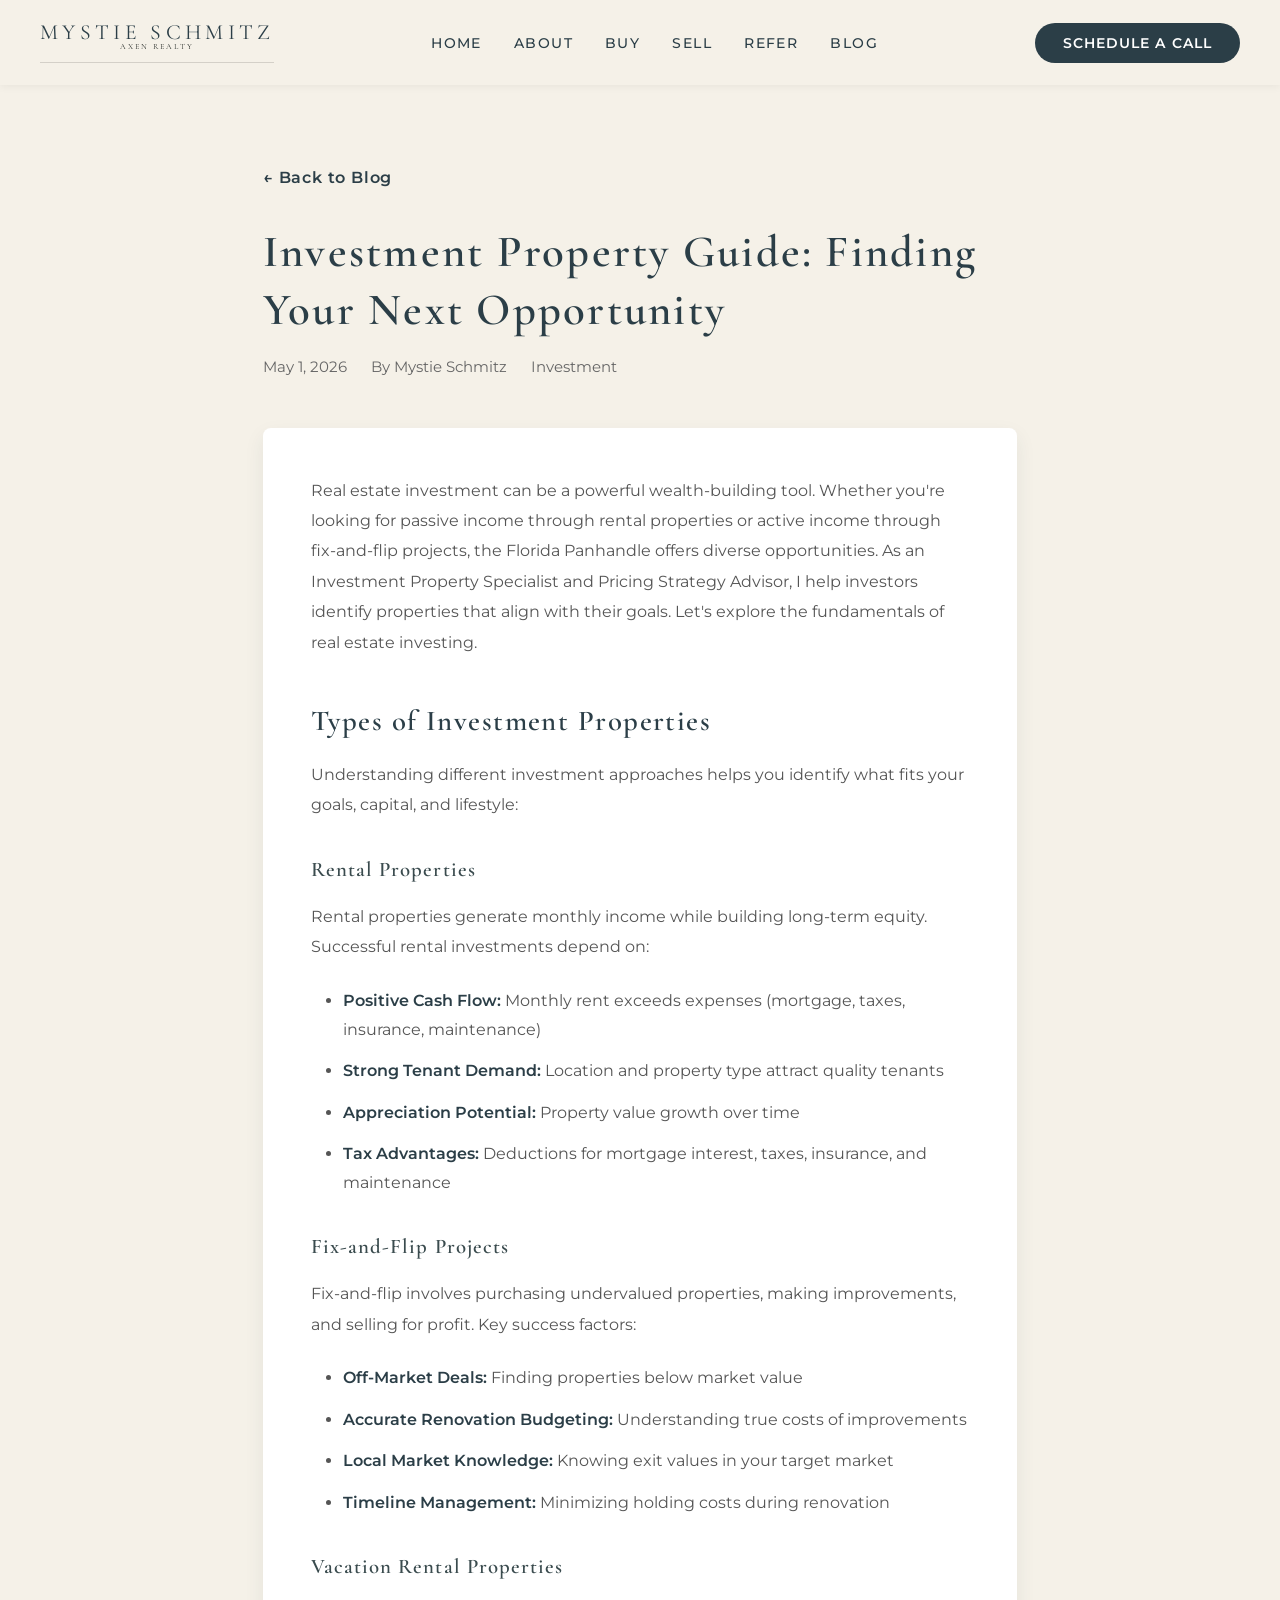
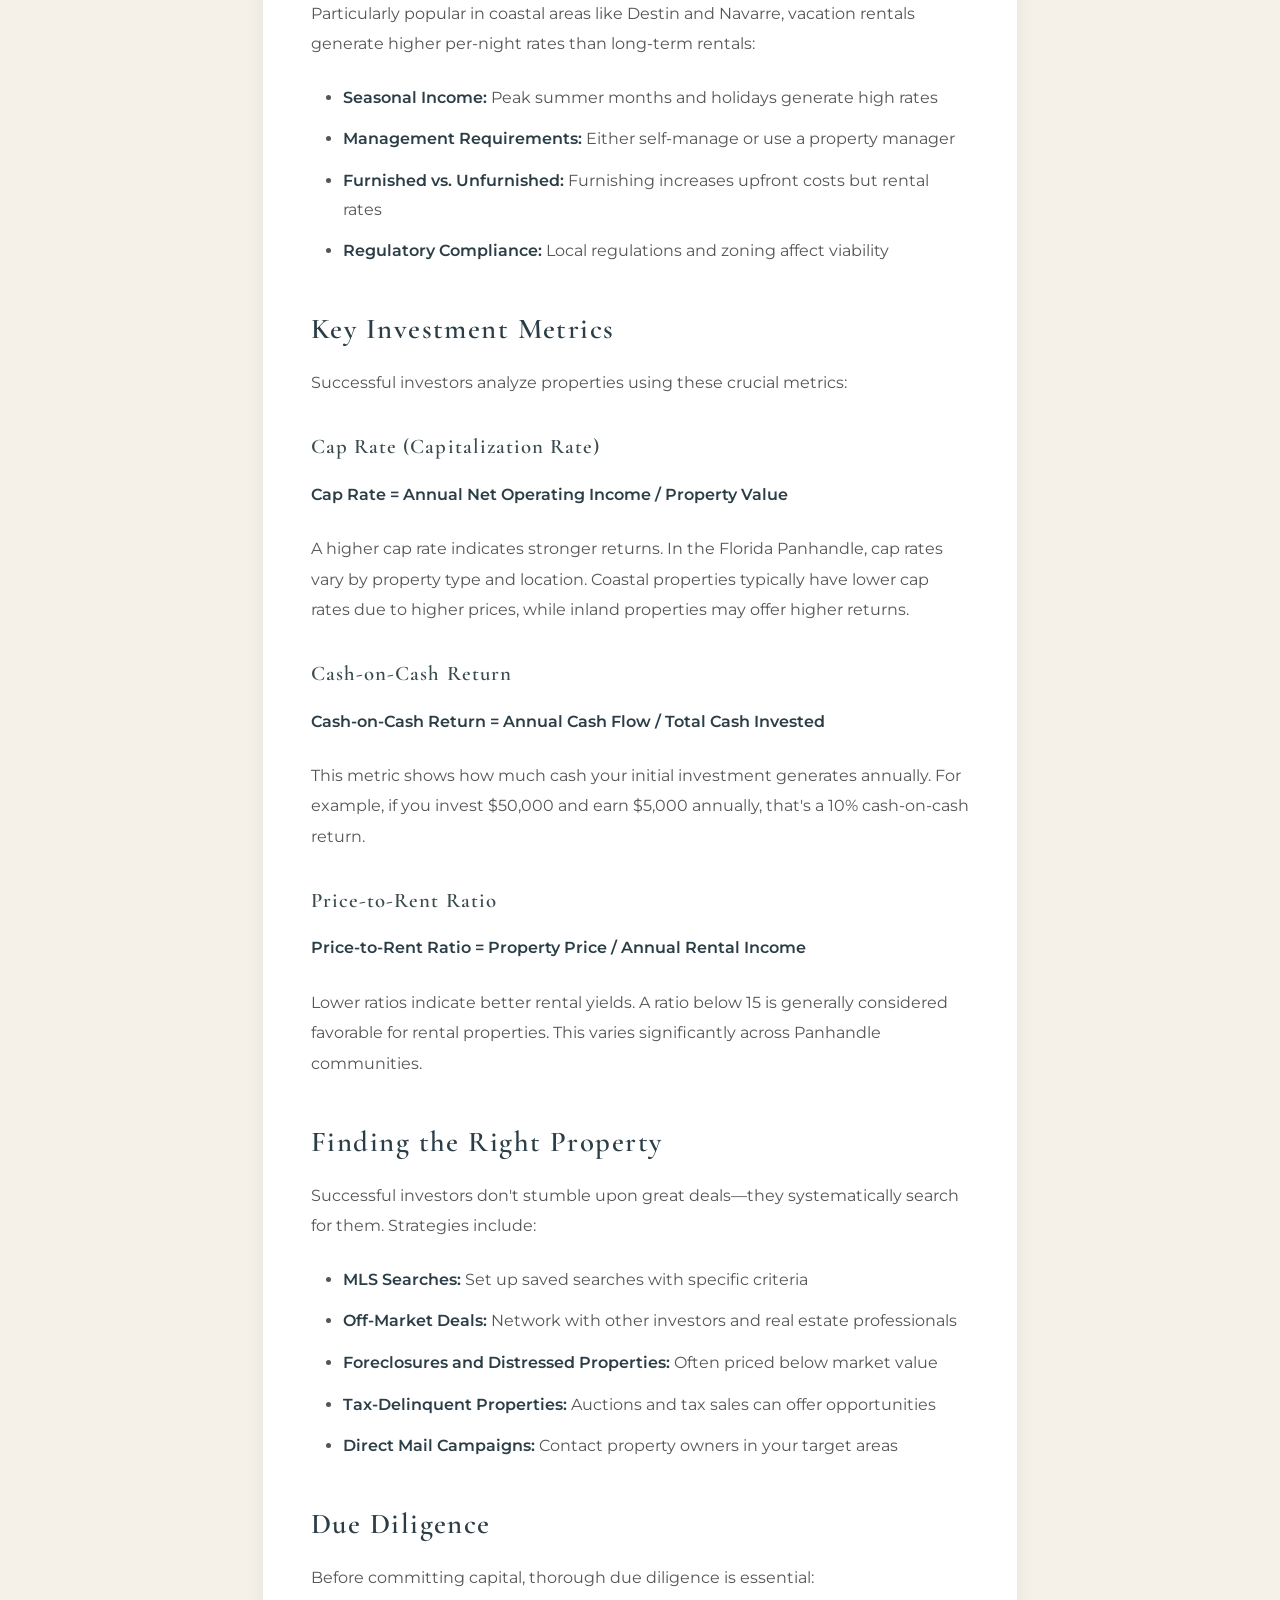
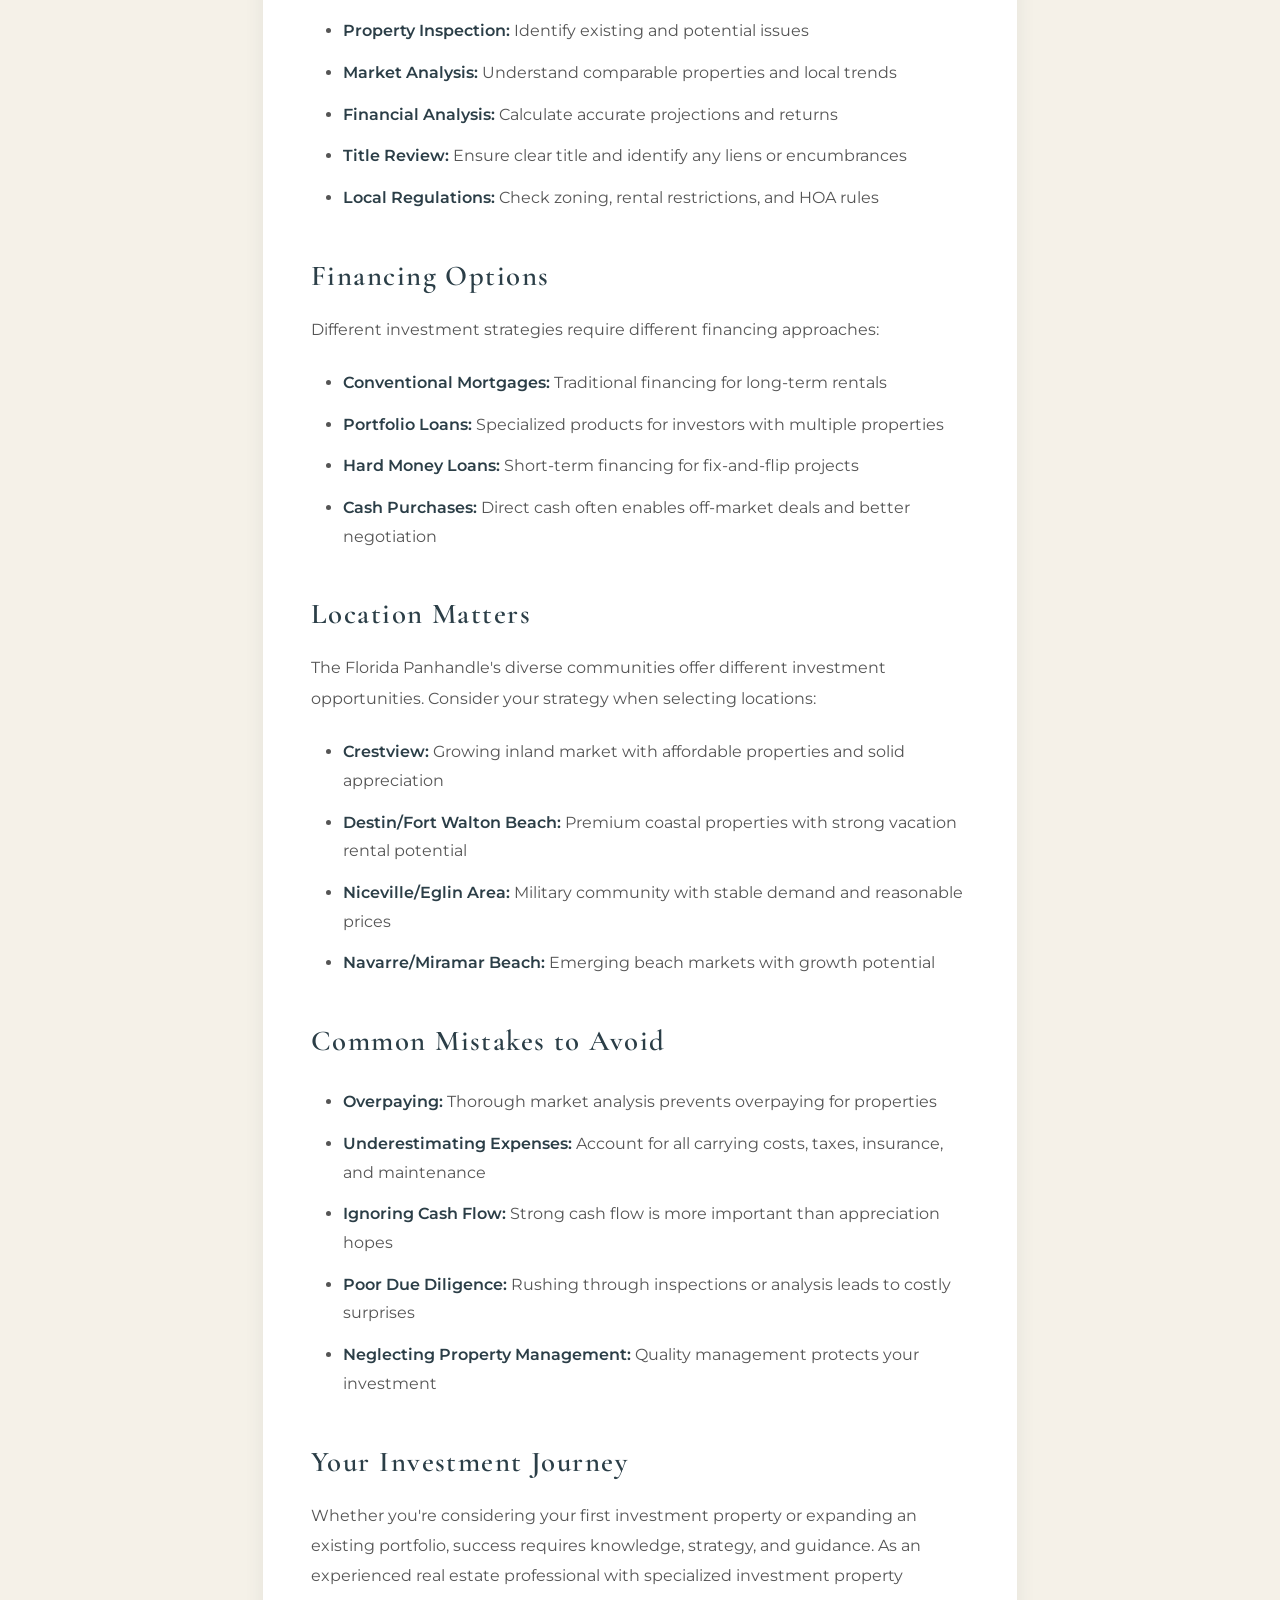
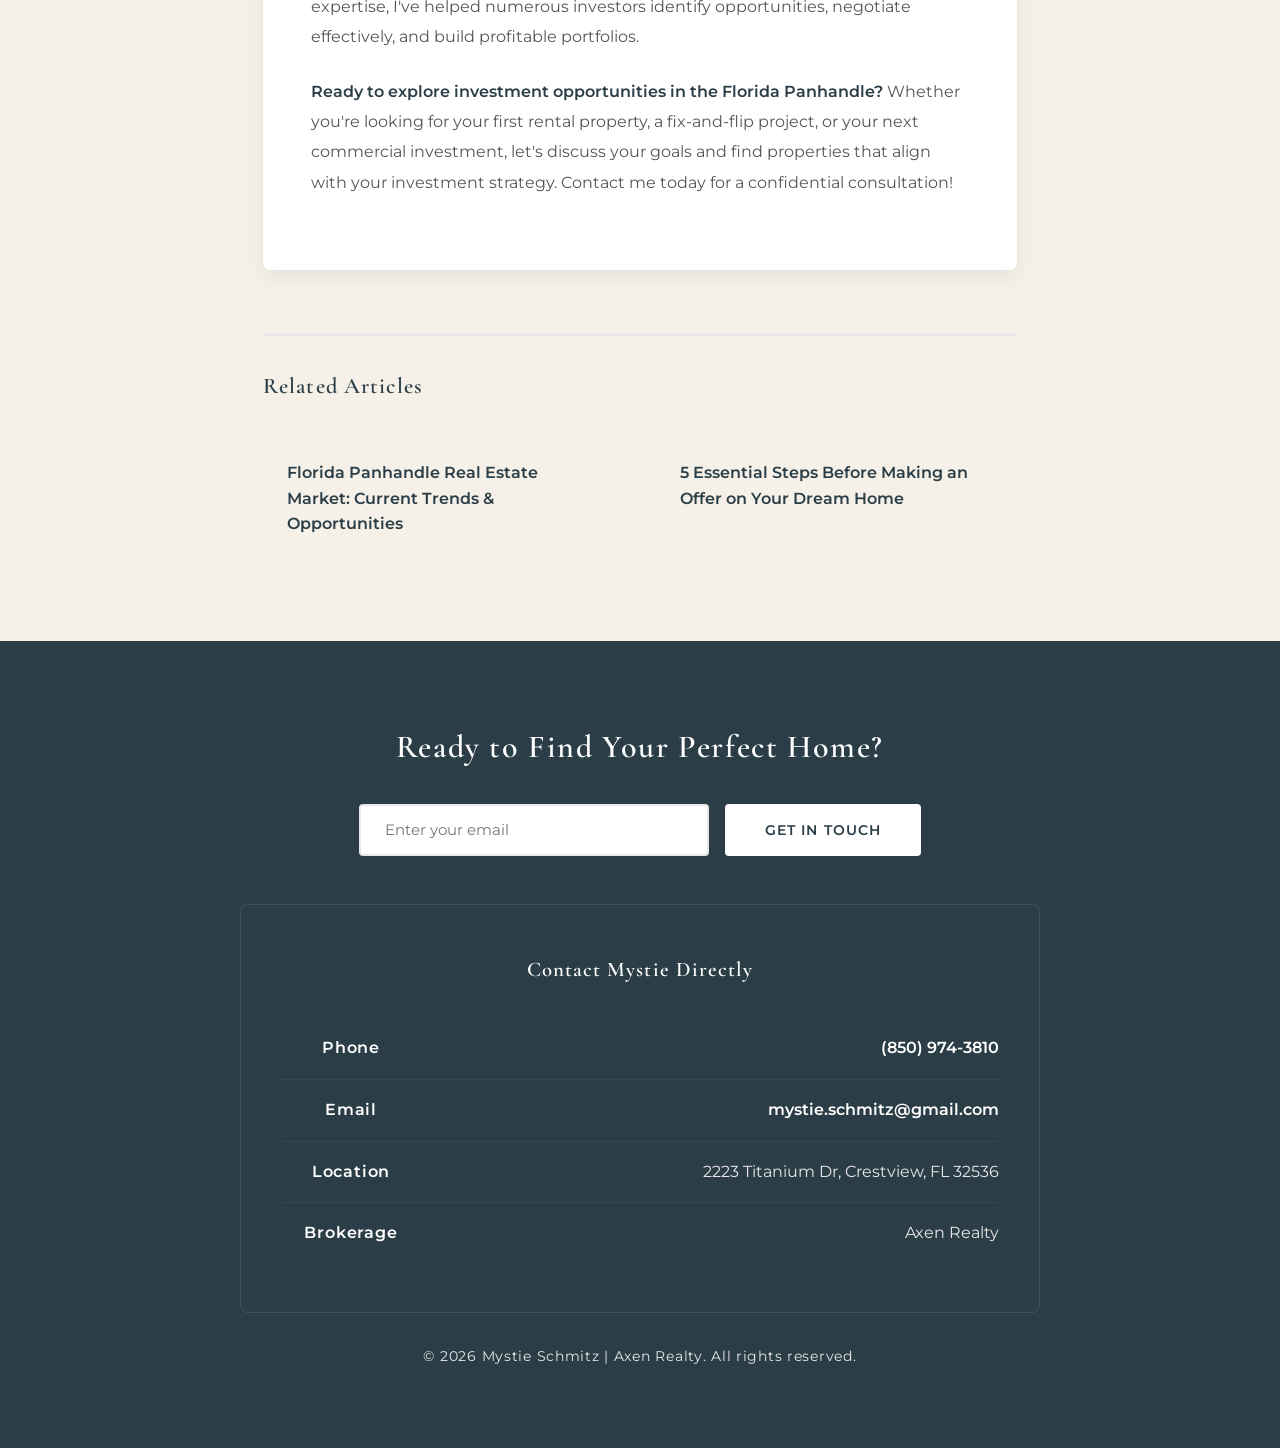
<file: blog/post-4.html>
<!DOCTYPE html>
<html lang="en">
<head>
    <meta charset="UTF-8">
    <meta name="viewport" content="width=device-width, initial-scale=1.0">
    <title>Investment Property Guide | Mystie Schmitz Blog</title>
    <link rel="preconnect" href="https://fonts.googleapis.com">
    <link rel="preconnect" href="https://fonts.gstatic.com" crossorigin>
    <link href="https://fonts.googleapis.com/css2?family=Monsieur+La+Doulaise&family=Playfair+Display:wght@400;500;600;700&family=Cormorant+Garamond:ital,wght@0,400;0,600;1,400;1,600&family=Montserrat:wght@400;500;600;700&display=swap" rel="stylesheet">
    <link rel="stylesheet" href="../style.css">
    <link rel="stylesheet" href="blog-style.css">
</head>
<body>
    <!-- Navigation Bar -->
    <nav class="navbar">
        <div class="navbar-container">
            <div class="navbar-logo">
                <h1><a href="../index.html" style="text-decoration: none; color: #2B3E47;">Mystie Schmitz</a></h1>
                <p class="navbar-brokerage">Axen Realty</p>
            </div>

            <!-- Hamburger Menu Button (Mobile Only) -->
            <button class="hamburger-menu" id="hamburger" aria-label="Toggle navigation menu">
                <span></span>
                <span></span>
                <span></span>
            </button>

            <!-- Navigation Menu -->
            <ul class="navbar-menu" id="navbar-menu">
                <li><a href="../index.html#home" class="nav-link">Home</a></li>
                <li><a href="../index.html#about" class="nav-link">About</a></li>
                <li><a href="../index.html#buy" class="nav-link">Buy</a></li>
                <li><a href="../index.html#sell" class="nav-link">Sell</a></li>
                <li><a href="../index.html#refer" class="nav-link">Refer</a></li>
                <li><a href="index.html" class="nav-link">Blog</a></li>
                <li class="mobile-cta"><a href="../index.html#contact" class="nav-link">SCHEDULE A CALL</a></li>
            </ul>

            <!-- Desktop CTA Button -->
            <button class="cta-button">SCHEDULE A CALL</button>
        </div>
    </nav>

    <!-- Blog Post Container -->
    <section class="blog-post-container">
        <a href="index.html" class="blog-back-link">← Back to Blog</a>

        <article class="blog-post">
            <div class="blog-post-header">
                <h1>Investment Property Guide: Finding Your Next Opportunity</h1>
                <div class="blog-post-meta">
                    <span>May 1, 2026</span>
                    <span>By Mystie Schmitz</span>
                    <span>Investment</span>
                </div>
            </div>

            <div class="blog-post-content">
                <p>
                    Real estate investment can be a powerful wealth-building tool. Whether you're looking for passive income through rental properties or
                    active income through fix-and-flip projects, the Florida Panhandle offers diverse opportunities. As an Investment Property Specialist
                    and Pricing Strategy Advisor, I help investors identify properties that align with their goals. Let's explore the fundamentals of
                    real estate investing.
                </p>

                <h2>Types of Investment Properties</h2>
                <p>
                    Understanding different investment approaches helps you identify what fits your goals, capital, and lifestyle:
                </p>

                <h3>Rental Properties</h3>
                <p>
                    Rental properties generate monthly income while building long-term equity. Successful rental investments depend on:
                </p>
                <ul>
                    <li><strong>Positive Cash Flow:</strong> Monthly rent exceeds expenses (mortgage, taxes, insurance, maintenance)</li>
                    <li><strong>Strong Tenant Demand:</strong> Location and property type attract quality tenants</li>
                    <li><strong>Appreciation Potential:</strong> Property value growth over time</li>
                    <li><strong>Tax Advantages:</strong> Deductions for mortgage interest, taxes, insurance, and maintenance</li>
                </ul>

                <h3>Fix-and-Flip Projects</h3>
                <p>
                    Fix-and-flip involves purchasing undervalued properties, making improvements, and selling for profit. Key success factors:
                </p>
                <ul>
                    <li><strong>Off-Market Deals:</strong> Finding properties below market value</li>
                    <li><strong>Accurate Renovation Budgeting:</strong> Understanding true costs of improvements</li>
                    <li><strong>Local Market Knowledge:</strong> Knowing exit values in your target market</li>
                    <li><strong>Timeline Management:</strong> Minimizing holding costs during renovation</li>
                </ul>

                <h3>Vacation Rental Properties</h3>
                <p>
                    Particularly popular in coastal areas like Destin and Navarre, vacation rentals generate higher per-night rates than long-term rentals:
                </p>
                <ul>
                    <li><strong>Seasonal Income:</strong> Peak summer months and holidays generate high rates</li>
                    <li><strong>Management Requirements:</strong> Either self-manage or use a property manager</li>
                    <li><strong>Furnished vs. Unfurnished:</strong> Furnishing increases upfront costs but rental rates</li>
                    <li><strong>Regulatory Compliance:</strong> Local regulations and zoning affect viability</li>
                </ul>

                <h2>Key Investment Metrics</h2>
                <p>
                    Successful investors analyze properties using these crucial metrics:
                </p>

                <h3>Cap Rate (Capitalization Rate)</h3>
                <p>
                    <strong>Cap Rate = Annual Net Operating Income / Property Value</strong>
                </p>
                <p>
                    A higher cap rate indicates stronger returns. In the Florida Panhandle, cap rates vary by property type and location. Coastal properties
                    typically have lower cap rates due to higher prices, while inland properties may offer higher returns.
                </p>

                <h3>Cash-on-Cash Return</h3>
                <p>
                    <strong>Cash-on-Cash Return = Annual Cash Flow / Total Cash Invested</strong>
                </p>
                <p>
                    This metric shows how much cash your initial investment generates annually. For example, if you invest $50,000 and earn $5,000 annually,
                    that's a 10% cash-on-cash return.
                </p>

                <h3>Price-to-Rent Ratio</h3>
                <p>
                    <strong>Price-to-Rent Ratio = Property Price / Annual Rental Income</strong>
                </p>
                <p>
                    Lower ratios indicate better rental yields. A ratio below 15 is generally considered favorable for rental properties. This varies
                    significantly across Panhandle communities.
                </p>

                <h2>Finding the Right Property</h2>
                <p>
                    Successful investors don't stumble upon great deals—they systematically search for them. Strategies include:
                </p>
                <ul>
                    <li><strong>MLS Searches:</strong> Set up saved searches with specific criteria</li>
                    <li><strong>Off-Market Deals:</strong> Network with other investors and real estate professionals</li>
                    <li><strong>Foreclosures and Distressed Properties:</strong> Often priced below market value</li>
                    <li><strong>Tax-Delinquent Properties:</strong> Auctions and tax sales can offer opportunities</li>
                    <li><strong>Direct Mail Campaigns:</strong> Contact property owners in your target areas</li>
                </ul>

                <h2>Due Diligence</h2>
                <p>
                    Before committing capital, thorough due diligence is essential:
                </p>
                <ul>
                    <li><strong>Property Inspection:</strong> Identify existing and potential issues</li>
                    <li><strong>Market Analysis:</strong> Understand comparable properties and local trends</li>
                    <li><strong>Financial Analysis:</strong> Calculate accurate projections and returns</li>
                    <li><strong>Title Review:</strong> Ensure clear title and identify any liens or encumbrances</li>
                    <li><strong>Local Regulations:</strong> Check zoning, rental restrictions, and HOA rules</li>
                </ul>

                <h2>Financing Options</h2>
                <p>
                    Different investment strategies require different financing approaches:
                </p>
                <ul>
                    <li><strong>Conventional Mortgages:</strong> Traditional financing for long-term rentals</li>
                    <li><strong>Portfolio Loans:</strong> Specialized products for investors with multiple properties</li>
                    <li><strong>Hard Money Loans:</strong> Short-term financing for fix-and-flip projects</li>
                    <li><strong>Cash Purchases:</strong> Direct cash often enables off-market deals and better negotiation</li>
                </ul>

                <h2>Location Matters</h2>
                <p>
                    The Florida Panhandle's diverse communities offer different investment opportunities. Consider your strategy when selecting locations:
                </p>
                <ul>
                    <li><strong>Crestview:</strong> Growing inland market with affordable properties and solid appreciation</li>
                    <li><strong>Destin/Fort Walton Beach:</strong> Premium coastal properties with strong vacation rental potential</li>
                    <li><strong>Niceville/Eglin Area:</strong> Military community with stable demand and reasonable prices</li>
                    <li><strong>Navarre/Miramar Beach:</strong> Emerging beach markets with growth potential</li>
                </ul>

                <h2>Common Mistakes to Avoid</h2>
                <ul>
                    <li><strong>Overpaying:</strong> Thorough market analysis prevents overpaying for properties</li>
                    <li><strong>Underestimating Expenses:</strong> Account for all carrying costs, taxes, insurance, and maintenance</li>
                    <li><strong>Ignoring Cash Flow:</strong> Strong cash flow is more important than appreciation hopes</li>
                    <li><strong>Poor Due Diligence:</strong> Rushing through inspections or analysis leads to costly surprises</li>
                    <li><strong>Neglecting Property Management:</strong> Quality management protects your investment</li>
                </ul>

                <h2>Your Investment Journey</h2>
                <p>
                    Whether you're considering your first investment property or expanding an existing portfolio, success requires knowledge, strategy, and
                    guidance. As an experienced real estate professional with specialized investment property expertise, I've helped numerous investors
                    identify opportunities, negotiate effectively, and build profitable portfolios.
                </p>
                <p>
                    <strong>Ready to explore investment opportunities in the Florida Panhandle?</strong> Whether you're looking for your first rental
                    property, a fix-and-flip project, or your next commercial investment, let's discuss your goals and find properties that align with
                    your investment strategy. Contact me today for a confidential consultation!
                </p>
            </div>

            <!-- Related Posts -->
            <div class="blog-related">
                <h3>Related Articles</h3>
                <div class="blog-related-grid">
                    <div class="blog-related-item">
                        <a href="post-3.html">Florida Panhandle Real Estate Market: Current Trends & Opportunities</a>
                    </div>
                    <div class="blog-related-item">
                        <a href="post-1.html">5 Essential Steps Before Making an Offer on Your Dream Home</a>
                    </div>
                </div>
            </div>
        </article>
    </section>

    <!-- Footer Contact Section -->
    <footer class="footer">
        <div class="footer-content">
            <h3>Ready to Find Your Perfect Home?</h3>
            <form id="contact-form" class="contact-form">
                <input
                    type="email"
                    placeholder="Enter your email"
                    required
                    class="form-input"
                >
                <button type="submit" class="form-submit">Get In Touch</button>
            </form>

            <div class="contact-details">
                <h4>Contact Mystie Directly</h4>
                <p><strong>Phone</strong> <a href="tel:+18509743810">(850) 974-3810</a></p>
                <p><strong>Email</strong> <a href="mailto:mystie.schmitz@gmail.com">mystie.schmitz@gmail.com</a></p>
                <p><strong>Location</strong> 2223 Titanium Dr, Crestview, FL 32536</p>
                <p><strong>Brokerage</strong> Axen Realty</p>
            </div>

            <p class="footer-text">© 2026 Mystie Schmitz | Axen Realty. All rights reserved.</p>
        </div>
    </footer>

    <script src="../app.js"></script>
    <script src="blog-script.js"></script>
</body>
</html>
</file>
<file: style.css>
/* ================================================================
   LUXURY REAL ESTATE LANDING PAGE - STYLESHEET
   ================================================================
   Color Palette:
   - Primary Background: Soft warm cream (#F5F1E8)
   - Card/Overlay Background: Deep muted charcoal (#2B3E47)
   - Primary Text: Crisp white (#FFFFFF)
   - Secondary Text: Soft silver (#E8E8E8)
   - Accent: Deep forest slate (#3A4B4E)
   ================================================================ */

/* Global Reset & Typography Foundation */
* {
    margin: 0;
    padding: 0;
    box-sizing: border-box;
}

html {
    scroll-behavior: smooth;
}

body {
    font-family: 'Montserrat', sans-serif;
    background-color: #F5F1E8;
    color: #2B3E47;
    line-height: 1.6;
    overflow-x: hidden;
}

h1, h2, h3, h4, h5, h6 {
    font-family: 'Cormorant Garamond', serif;
    font-weight: 600;
    letter-spacing: 0.05em;
}

/* ================================================================
   NAVIGATION BAR
   ================================================================ */
.navbar {
    position: sticky;
    top: 0;
    z-index: 100;
    background-color: rgba(245, 241, 232, 0.98);
    backdrop-filter: blur(10px);
    box-shadow: 0 2px 8px rgba(0, 0, 0, 0.05);
}

.navbar-container {
    max-width: 1400px;
    margin: 0 auto;
    padding: 1.5rem 3rem;
    display: flex;
    justify-content: space-between;
    align-items: center;
    gap: 3rem;
}

/* Navbar Logo: Luxury serif branding matching CARLILE GROUP aesthetic */
.navbar-logo {
    display: flex;
    flex-direction: column;
    gap: 0;
    padding-bottom: 0.5rem;
    border-bottom: 1px solid #D4D0C8;
    text-align: center;
}

.navbar-logo h1 {
    font-size: 1.35rem;
    font-weight: 400;
    letter-spacing: 0.2em;
    color: #2b302c;
    font-family: 'Cormorant Garamond', serif;
    text-transform: uppercase;
    margin: 0;
    line-height: 1;
}

.navbar-brokerage {
    font-size: 0.5rem;
    letter-spacing: 0.25em;
    color: #2b302c;
    font-weight: 400;
    text-transform: uppercase;
    margin: -3px 0 0 0;
    font-family: 'Cormorant Garamond', serif;
}

/* Navbar Menu: Flexbox with generous spacing, sans-serif navigation */
.navbar-menu {
    display: flex;
    list-style: none;
    gap: 3rem;
    flex: 1;
    justify-content: center;
}

/* Hamburger Menu Button (Hidden on Desktop) */
.hamburger-menu {
    display: none;
    flex-direction: column;
    background: none;
    border: none;
    cursor: pointer;
    gap: 0.35rem;
    padding: 0.5rem;
    z-index: 1001;
}

.hamburger-menu span {
    width: 24px;
    height: 2.5px;
    background-color: #2B3E47;
    border-radius: 2px;
    transition: all 0.3s ease;
}

.hamburger-menu.active span:nth-child(1) {
    transform: rotate(45deg) translate(8px, 8px);
}

.hamburger-menu.active span:nth-child(2) {
    opacity: 0;
}

.hamburger-menu.active span:nth-child(3) {
    transform: rotate(-45deg) translate(7px, -7px);
}

/* Mobile CTA Link in Menu */
.mobile-cta {
    display: none;
    padding-top: 1rem;
    border-top: 1px solid rgba(255, 255, 255, 0.1);
}

.mobile-cta .nav-link {
    background-color: #2B3E47;
    color: #FFFFFF;
    padding: 0.75rem 1.5rem;
    border-radius: 4px;
    display: block;
    text-align: center;
}

.nav-link {
    text-decoration: none;
    color: #2B3E47;
    font-size: 0.9rem;
    font-weight: 500;
    letter-spacing: 0.1em;
    text-transform: uppercase;
    transition: color 0.3s ease;
    padding-bottom: 0.25rem;
    border-bottom: 2px solid transparent;
}

.nav-link:hover {
    color: #3A4B4E;
    border-bottom-color: #3A4B4E;
}

/* CTA Button: Pill-shaped with deep charcoal background */
.cta-button {
    padding: 0.75rem 1.75rem;
    background-color: #2B3E47;
    color: #FFFFFF;
    border: none;
    border-radius: 50px;
    font-size: 0.85rem;
    font-weight: 600;
    letter-spacing: 0.08em;
    text-transform: uppercase;
    cursor: pointer;
    transition: all 0.3s ease;
    font-family: 'Montserrat', sans-serif;
}

.cta-button:hover {
    background-color: #3A4B4E;
    transform: translateY(-2px);
    box-shadow: 0 6px 16px rgba(43, 62, 71, 0.15);
}

/* ================================================================
   HERO SHOWCASE SECTION
   ================================================================
   The hero uses absolute positioning to layer the text card over
   the background image. The .hero-section container establishes
   position: relative as the containing block for absolute children.
   ================================================================ */

.hero-section {
    position: relative;
    height: 100vh;
    overflow: hidden;
    display: flex;
    align-items: center;
    justify-content: center;
}

/* Background Image: Fills entire hero container with cover sizing */
.hero-background {
    position: absolute;
    top: 0;
    left: 0;
    width: 100%;
    height: 100%;
    object-fit: cover;
    z-index: 1;
}

/* Overlay Container: Positions content on top of background image */
.hero-overlay {
    position: absolute;
    top: 50%;
    left: 10%;
    transform: translateY(-50%);
    z-index: 10;
    max-width: 550px;
    animation: slideInFromLeft 0.8s ease-out;
}

/* Hero Card: The floating text block with high contrast */
.hero-card {
    background-color: rgba(43, 62, 71, 0.92);
    padding: 3rem 2.5rem;
    border-radius: 8px;
    backdrop-filter: blur(8px);
    box-shadow: 0 12px 32px rgba(0, 0, 0, 0.2);
}

.hero-greeting {
    font-family: 'Monsieur La Doulaise', cursive;
    font-weight: 400;
    font-style: normal;
    color: #E8E8E8;
    font-size: 3.2rem;
    letter-spacing: 0.02em;
    margin-bottom: 1.5rem;
    text-transform: lowercase;
    line-height: 1;
}

.hero-headline {
    font-family: 'Playfair Display', serif;
    font-size: 2.8rem;
    font-weight: 600;
    color: #FFFFFF;
    margin-bottom: 1.5rem;
    line-height: 1.15;
    letter-spacing: -0.01em;
}

.hero-description {
    color: #E8E8E8;
    font-size: 1rem;
    margin-bottom: 2rem;
    letter-spacing: 0.02em;
    line-height: 1.7;
}

.hero-cta {
    padding: 0.9rem 2rem;
    background-color: #FFFFFF;
    color: #2B3E47;
    border: none;
    border-radius: 4px;
    font-size: 0.85rem;
    font-weight: 600;
    letter-spacing: 0.08em;
    text-transform: uppercase;
    cursor: pointer;
    transition: all 0.3s ease;
    font-family: 'Montserrat', sans-serif;
}

.hero-cta:hover {
    background-color: #E8E8E8;
    transform: translateY(-2px);
    box-shadow: 0 8px 20px rgba(255, 255, 255, 0.2);
}

/* Animation: Slide in from left for hero card */
@keyframes slideInFromLeft {
    from {
        opacity: 0;
        transform: translateX(-50px) translateY(-50%);
    }
    to {
        opacity: 1;
        transform: translateX(0) translateY(-50%);
    }
}

/* ================================================================
   BIO SECTION (Two-Column Split)
   ================================================================
   Uses flexbox with two equal-width columns. The image column
   uses align-items: center to vertically center the image.
   ================================================================ */

.bio-section {
    background-color: #FFFFFF;
    padding: 6rem 3rem;
}

.bio-container {
    max-width: 1200px;
    margin: 0 auto;
    display: flex;
    gap: 4rem;
    align-items: center;
}

/* Left Column: Image */
.bio-image {
    flex: 1;
    display: flex;
    justify-content: center;
    align-items: center;
    min-height: 400px;
}

.agent-photo {
    width: 100%;
    max-width: 400px;
    height: auto;
    border-radius: 8px;
    box-shadow: 0 12px 28px rgba(43, 62, 71, 0.12);
    object-fit: cover;
}

/* Right Column: Bio Text */
.bio-text {
    flex: 1;
}

.bio-title {
    font-size: 2.5rem;
    color: #2B3E47;
    margin-bottom: 1rem;
}

.bio-subtitle {
    font-size: 1.2rem;
    color: #3A4B4E;
    margin-bottom: 1.5rem;
    line-height: 1.6;
    font-weight: 500;
}

.bio-body {
    color: #555555;
    font-size: 0.95rem;
    margin-bottom: 1.5rem;
    line-height: 1.8;
    letter-spacing: 0.01em;
}

/* ================================================================
   FEATURED PROPERTIES SECTION (Grid)
   ================================================================
   Uses CSS Grid with 2 columns. Each property card uses flexbox
   for vertical stacking of image and details.
   ================================================================ */

.properties-section {
    background-color: #F5F1E8;
    padding: 6rem 3rem;
}

.properties-container {
    max-width: 1200px;
    margin: 0 auto;
}

.section-title {
    font-size: 2.5rem;
    color: #2B3E47;
    margin-bottom: 3rem;
    text-align: center;
}

/* Grid Layout: 2 columns with responsive gap */
.properties-grid {
    display: grid;
    grid-template-columns: repeat(2, 1fr);
    gap: 2.5rem;
    margin-bottom: 2.5rem;
}

.properties-cta {
    text-align: center;
    padding-top: 2rem;
    border-top: 1px solid rgba(43, 62, 71, 0.1);
}

.properties-cta p {
    color: #666666;
    font-size: 1rem;
    margin-bottom: 1rem;
    letter-spacing: 0.05em;
}

.view-all-button {
    display: inline-block;
    padding: 0.9rem 2.5rem;
    background-color: #2B3E47;
    color: #FFFFFF;
    border: none;
    border-radius: 4px;
    font-size: 0.85rem;
    font-weight: 600;
    letter-spacing: 0.08em;
    text-transform: uppercase;
    text-decoration: none;
    cursor: pointer;
    transition: all 0.3s ease;
    font-family: 'Montserrat', sans-serif;
}

.view-all-button:hover {
    background-color: #3A4B4E;
    transform: translateY(-2px);
    box-shadow: 0 6px 16px rgba(43, 62, 71, 0.15);
}

/* Property Card: Flexbox column for stacking */
.property-card {
    background-color: #FFFFFF;
    border-radius: 8px;
    overflow: hidden;
    box-shadow: 0 8px 20px rgba(43, 62, 71, 0.08);
    transition: all 0.3s ease;
    display: flex;
    flex-direction: column;
}

.property-card:hover {
    transform: translateY(-8px);
    box-shadow: 0 16px 36px rgba(43, 62, 71, 0.15);
}

/* Property Image Container: Maintains aspect ratio */
.property-image {
    width: 100%;
    height: 280px;
    overflow: hidden;
    background-color: #E8E8E8;
}

.listing-photo {
    width: 100%;
    height: 100%;
    object-fit: cover;
    transition: transform 0.3s ease;
}

.property-card:hover .listing-photo {
    transform: scale(1.05);
}

/* Property Details: Padding and text hierarchy */
.property-details {
    padding: 2rem;
    display: flex;
    flex-direction: column;
    flex-grow: 1;
}

.property-location {
    font-size: 1.5rem;
    color: #2B3E47;
    margin-bottom: 0.5rem;
}

.property-price {
    font-size: 1.3rem;
    color: #3A4B4E;
    font-weight: 600;
    letter-spacing: 0.02em;
    margin-bottom: 1rem;
}

.property-snippet {
    color: #666666;
    font-size: 0.95rem;
    line-height: 1.6;
}

/* ================================================================
   FOOTER SECTION
   ================================================================
   Uses flexbox for vertical centering and alignment.
   ================================================================ */

.footer {
    background-color: #2B3E47;
    color: #FFFFFF;
    padding: 5rem 3rem;
    text-align: center;
}

.footer-content {
    max-width: 800px;
    margin: 0 auto;
}

.footer h3 {
    font-size: 2rem;
    margin-bottom: 2rem;
    color: #FFFFFF;
}

/* Contact Form: Flexbox row with gap */
.contact-form {
    display: flex;
    gap: 1rem;
    margin-bottom: 2rem;
    justify-content: center;
    flex-wrap: wrap;
}

.form-input {
    padding: 0.9rem 1.5rem;
    border: 2px solid #E8E8E8;
    border-radius: 4px;
    font-size: 0.95rem;
    color: #2B3E47;
    background-color: #FFFFFF;
    font-family: 'Montserrat', sans-serif;
    flex: 1;
    min-width: 250px;
    max-width: 350px;
    transition: border-color 0.3s ease;
}

.form-input:focus {
    outline: none;
    border-color: #FFFFFF;
}

.form-submit {
    padding: 0.9rem 2.5rem;
    background-color: #FFFFFF;
    color: #2B3E47;
    border: none;
    border-radius: 4px;
    font-size: 0.85rem;
    font-weight: 600;
    letter-spacing: 0.08em;
    text-transform: uppercase;
    cursor: pointer;
    font-family: 'Montserrat', sans-serif;
    transition: all 0.3s ease;
}

.form-submit:hover {
    background-color: #E8E8E8;
    transform: translateY(-2px);
}

.contact-details {
    background-color: rgba(43, 62, 71, 0.3);
    padding: 3rem 2.5rem;
    border-radius: 8px;
    margin: 3rem 0 2rem 0;
    border: 1px solid rgba(255, 255, 255, 0.1);
    max-width: 800px;
    margin-left: auto;
    margin-right: auto;
}

.contact-details h4 {
    font-size: 1.3rem;
    margin-bottom: 2rem;
    color: #FFFFFF;
    letter-spacing: 0.05em;
}

.contact-details p {
    color: #E8E8E8;
    font-size: 1rem;
    line-height: 1.8;
    margin: 0;
    padding: 1rem 0;
    border-bottom: 1px solid rgba(255, 255, 255, 0.05);
    display: flex;
    align-items: center;
    justify-content: space-between;
}

.contact-details p:last-of-type {
    border-bottom: none;
}

.contact-details strong {
    color: #FFFFFF;
    font-weight: 600;
    letter-spacing: 0.05em;
    width: 140px;
    flex-shrink: 0;
}

.contact-details a {
    color: #FFFFFF;
    text-decoration: none;
    font-weight: 600;
    transition: all 0.3s ease;
    text-align: right;
}

.contact-details a:hover {
    color: #E8E8E8;
}

.footer-text {
    color: #E8E8E8;
    font-size: 0.9rem;
    letter-spacing: 0.05em;
}

/* ================================================================
   BUY, REFER & BLOG INFO SECTIONS
   ================================================================ */

.info-section {
    padding: 5rem 3rem;
    text-align: center;
}

.info-container {
    max-width: 900px;
    margin: 0 auto;
}

.buy-section {
    background-color: #FFFFFF;
}

.refer-section {
    background-color: #F5F1E8;
}

.blog-section {
    background-color: #FFFFFF;
}

.section-description {
    font-size: 1.05rem;
    color: #555555;
    line-height: 1.8;
    margin: 2rem 0;
    letter-spacing: 0.01em;
}

.info-cta {
    padding: 0.85rem 2.5rem;
    background-color: #2B3E47;
    color: #FFFFFF;
    border: none;
    border-radius: 4px;
    font-size: 0.85rem;
    font-weight: 600;
    letter-spacing: 0.08em;
    text-transform: uppercase;
    cursor: pointer;
    font-family: 'Montserrat', sans-serif;
    transition: all 0.3s ease;
    margin-top: 1.5rem;
    display: inline-block;
    text-decoration: none;
}

.info-cta:hover {
    background-color: #3A4B4E;
    transform: translateY(-2px);
    box-shadow: 0 6px 16px rgba(43, 62, 71, 0.15);
}

/* ================================================================
   RESPONSIVE BREAKPOINTS - COMPREHENSIVE MOBILE FIRST DESIGN
   ================================================================
   Supports: iPhone SE, iPhone 12-15, Samsung phones, tablets, desktops
   ================================================================ */

/* EXTRA SMALL PHONES (320px - 374px) */
@media (max-width: 374px) {
    .navbar-container {
        padding: 0.8rem 0.8rem;
        gap: 0.5rem;
    }

    .navbar-logo h1 {
        font-size: 0.85rem;
    }

    .navbar-brokerage {
        font-size: 0.65rem;
    }

    .hamburger-menu {
        display: flex;
    }

    .hamburger-menu span {
        width: 20px;
        height: 2px;
    }

    .navbar-menu {
        position: absolute;
        top: 100%;
        left: 0;
        right: 0;
        background-color: rgba(245, 241, 232, 0.98);
        backdrop-filter: blur(10px);
        flex-direction: column;
        gap: 0;
        width: 100%;
        max-height: 0;
        overflow: hidden;
        transition: max-height 0.3s ease;
        padding: 0;
        list-style: none;
    }

    .navbar-menu.active {
        max-height: 500px;
        padding: 1rem 0;
    }

    .navbar-menu li {
        text-align: center;
        border-bottom: 1px solid rgba(43, 62, 71, 0.1);
    }

    .nav-link {
        font-size: 0.8rem;
        padding: 1rem;
        display: block;
        letter-spacing: 0.1em;
    }

    .mobile-cta {
        display: block;
    }

    .mobile-cta .nav-link {
        font-size: 0.75rem;
        background-color: #2B3E47;
        color: #FFFFFF;
        margin: 0.5rem 1rem;
        border-radius: 4px;
        padding: 0.7rem 1.2rem;
    }

    .cta-button {
        display: none;
    }

    .hero-section {
        height: 60vh;
    }

    .hero-overlay {
        left: 0.5rem;
        right: 0.5rem;
    }

    .hero-card {
        padding: 1.2rem 1rem;
    }

    .hero-greeting {
        font-size: 2.2rem;
    }

    .hero-headline {
        font-size: 1.3rem;
        line-height: 1.3;
    }

    .hero-description {
        font-size: 0.75rem;
        margin-bottom: 1rem;
    }

    .hero-cta {
        padding: 0.6rem 1.2rem;
        font-size: 0.7rem;
    }

    .bio-section,
    .properties-section,
    .info-section {
        padding: 2rem 0.8rem;
    }

    .bio-container {
        flex-direction: column;
        gap: 1.5rem;
    }

    .bio-image {
        min-height: 200px;
    }

    .bio-title {
        font-size: 1.3rem;
    }

    .bio-subtitle {
        font-size: 0.85rem;
    }

    .bio-body {
        font-size: 0.8rem;
    }

    .section-title {
        font-size: 1.3rem;
        margin-bottom: 1.5rem;
    }

    .properties-grid {
        grid-template-columns: 1fr;
        gap: 1.2rem;
    }

    .property-image {
        height: 180px;
    }

    .property-details {
        padding: 1rem;
    }

    .property-location {
        font-size: 1rem;
    }

    .property-price {
        font-size: 0.9rem;
    }

    .property-snippet {
        font-size: 0.8rem;
    }

    .footer {
        padding: 1.5rem 0.8rem;
    }

    .footer h3 {
        font-size: 1.2rem;
        margin-bottom: 1.2rem;
    }

    .contact-form {
        flex-direction: column;
        gap: 0.5rem;
    }

    .form-input,
    .form-submit {
        padding: 0.6rem 0.8rem;
        font-size: 0.8rem;
        width: 100%;
    }

    .contact-details {
        padding: 1rem 0.8rem;
        margin: 1rem 0;
    }

    .contact-details h4 {
        font-size: 0.95rem;
        margin-bottom: 0.8rem;
    }

    .contact-details p {
        font-size: 0.8rem;
        line-height: 1.5;
        padding: 0.4rem 0;
        flex-direction: column;
        align-items: flex-start;
        gap: 0.3rem;
    }

    .contact-details strong {
        width: auto;
        min-width: auto;
    }
}

/* SMALL PHONES (375px - 479px) - iPhone 12/13/14/15 */
@media (min-width: 375px) and (max-width: 479px) {
    .navbar-container {
        padding: 1rem 1rem;
        gap: 0.8rem;
    }

    .navbar-logo h1 {
        font-size: 0.95rem;
    }

    .navbar-brokerage {
        font-size: 0.7rem;
    }

    .hamburger-menu {
        display: flex;
    }

    .navbar-menu {
        position: absolute;
        top: 100%;
        left: 0;
        right: 0;
        background-color: rgba(245, 241, 232, 0.98);
        backdrop-filter: blur(10px);
        flex-direction: column;
        gap: 0;
        width: 100%;
        max-height: 0;
        overflow: hidden;
        transition: max-height 0.3s ease;
        padding: 0;
        list-style: none;
    }

    .navbar-menu.active {
        max-height: 500px;
        padding: 1rem 0;
    }

    .navbar-menu li {
        text-align: center;
        border-bottom: 1px solid rgba(43, 62, 71, 0.1);
    }

    .nav-link {
        font-size: 0.8rem;
        padding: 1rem;
        display: block;
    }

    .mobile-cta {
        display: block;
    }

    .mobile-cta .nav-link {
        background-color: #2B3E47;
        color: #FFFFFF;
        margin: 0.5rem 1rem;
        border-radius: 4px;
        padding: 0.7rem 1.2rem;
    }

    .cta-button {
        display: none;
    }

    .hero-section {
        height: 70vh;
    }

    .hero-overlay {
        left: 0.75rem;
        right: 0.75rem;
    }

    .hero-card {
        padding: 1.5rem 1.2rem;
    }

    .hero-greeting {
        font-size: 2.8rem;
    }

    .hero-headline {
        font-size: 1.4rem;
        line-height: 1.3;
    }

    .hero-description {
        font-size: 0.8rem;
        margin-bottom: 1.2rem;
    }

    .hero-cta {
        padding: 0.65rem 1.4rem;
        font-size: 0.75rem;
    }

    .bio-section,
    .properties-section,
    .info-section {
        padding: 2.5rem 1rem;
    }

    .bio-container {
        flex-direction: column;
        gap: 1.8rem;
    }

    .bio-image {
        min-height: 250px;
    }

    .bio-title {
        font-size: 1.5rem;
    }

    .bio-subtitle {
        font-size: 0.9rem;
    }

    .bio-body {
        font-size: 0.85rem;
    }

    .section-title {
        font-size: 1.5rem;
        margin-bottom: 1.8rem;
    }

    .properties-grid {
        grid-template-columns: 1fr;
        gap: 1.5rem;
    }

    .property-image {
        height: 220px;
    }

    .property-details {
        padding: 1.3rem;
    }

    .property-location {
        font-size: 1.1rem;
    }

    .property-price {
        font-size: 1rem;
    }

    .property-snippet {
        font-size: 0.85rem;
    }

    .footer {
        padding: 2rem 1rem;
    }

    .footer h3 {
        font-size: 1.15rem;
        margin-bottom: 1rem;
    }

    .contact-form {
        flex-direction: column;
        gap: 0.5rem;
        margin-bottom: 1rem;
    }

    .form-input,
    .form-submit {
        padding: 0.6rem 0.8rem;
        font-size: 0.8rem;
        width: 100%;
    }

    .contact-details {
        padding: 1rem 1rem;
        margin: 1rem 0 0.75rem 0;
    }

    .contact-details h4 {
        font-size: 0.95rem;
        margin-bottom: 0.75rem;
    }

    .contact-details p {
        font-size: 0.8rem;
        line-height: 1.5;
        padding: 0.3rem 0;
        flex-direction: column;
        align-items: flex-start;
        gap: 0.2rem;
    }

    .contact-details strong {
        width: auto;
    }
}

/* MEDIUM PHONES & SMALL TABLETS (480px - 639px) */
@media (min-width: 480px) and (max-width: 639px) {
    .navbar-container {
        padding: 1.1rem 1.2rem;
        gap: 1rem;
    }

    .navbar-logo h1 {
        font-size: 1.05rem;
    }

    .hamburger-menu {
        display: flex;
    }

    .navbar-menu {
        position: absolute;
        top: 100%;
        left: 0;
        right: 0;
        background-color: rgba(245, 241, 232, 0.98);
        backdrop-filter: blur(10px);
        flex-direction: column;
        gap: 0;
        width: 100%;
        max-height: 0;
        overflow: hidden;
        transition: max-height 0.3s ease;
        padding: 0;
    }

    .navbar-menu.active {
        max-height: 500px;
        padding: 1rem 0;
    }

    .navbar-menu li {
        text-align: center;
        border-bottom: 1px solid rgba(43, 62, 71, 0.1);
    }

    .nav-link {
        font-size: 0.85rem;
        padding: 1rem;
        display: block;
    }

    .mobile-cta {
        display: block;
    }

    .mobile-cta .nav-link {
        background-color: #2B3E47;
        color: #FFFFFF;
        margin: 0.5rem 1rem;
        border-radius: 4px;
        padding: 0.75rem 1.4rem;
    }

    .cta-button {
        display: none;
    }

    .hero-section {
        height: 75vh;
    }

    .hero-overlay {
        left: 1rem;
        right: 1rem;
    }

    .hero-card {
        padding: 1.8rem 1.5rem;
    }

    .hero-headline {
        font-size: 1.6rem;
    }

    .hero-description {
        font-size: 0.85rem;
    }

    .bio-section,
    .properties-section,
    .info-section {
        padding: 3rem 1.2rem;
    }

    .section-title {
        font-size: 1.7rem;
    }

    .properties-grid {
        grid-template-columns: 1fr;
        gap: 2rem;
    }

    .property-image {
        height: 240px;
    }

    .contact-form {
        flex-direction: column;
    }

    .form-input,
    .form-submit {
        width: 100%;
    }

    .contact-details p {
        flex-direction: row;
        justify-content: space-between;
    }

    .contact-details strong {
        width: 120px;
    }
}

/* TABLETS - PORTRAIT (640px - 767px) */
@media (min-width: 640px) and (max-width: 767px) {
    .navbar-container {
        padding: 1.2rem 1.5rem;
    }

    .navbar-logo h1 {
        font-size: 1.1rem;
    }

    .hamburger-menu {
        display: flex;
    }

    .navbar-menu {
        position: absolute;
        top: 100%;
        left: 0;
        right: 0;
        background-color: rgba(245, 241, 232, 0.98);
        backdrop-filter: blur(10px);
        flex-direction: column;
        gap: 0;
        width: 100%;
        max-height: 0;
        overflow: hidden;
        transition: max-height 0.3s ease;
        padding: 0;
    }

    .navbar-menu.active {
        max-height: 500px;
        padding: 1rem 0;
    }

    .navbar-menu li {
        text-align: center;
        border-bottom: 1px solid rgba(43, 62, 71, 0.1);
    }

    .nav-link {
        font-size: 0.9rem;
        padding: 1rem;
        display: block;
    }

    .mobile-cta {
        display: block;
    }

    .mobile-cta .nav-link {
        background-color: #2B3E47;
        color: #FFFFFF;
        margin: 0.5rem 1.5rem;
        border-radius: 4px;
        padding: 0.8rem 1.5rem;
    }

    .cta-button {
        display: none;
    }

    .hero-section {
        height: 80vh;
    }

    .hero-overlay {
        left: 1.5rem;
        right: 1.5rem;
    }

    .hero-card {
        padding: 2.2rem 1.8rem;
    }

    .hero-headline {
        font-size: 1.8rem;
    }

    .bio-section,
    .properties-section,
    .info-section {
        padding: 3.5rem 1.5rem;
    }

    .section-title {
        font-size: 1.9rem;
    }

    .properties-grid {
        grid-template-columns: 1fr;
        gap: 2.2rem;
    }

    .property-image {
        height: 260px;
    }

    .contact-details {
        padding: 2rem 1.5rem;
    }
}

/* TABLETS - LANDSCAPE & SMALL DESKTOPS (768px - 1023px) */
@media (min-width: 768px) and (max-width: 1023px) {
    .navbar-container {
        padding: 1.3rem 2rem;
        gap: 1.5rem;
        flex-wrap: nowrap;
    }

    .navbar-logo h1 {
        font-size: 1.2rem;
    }

    .hamburger-menu {
        display: none;
    }

    .navbar-menu {
        position: relative;
        top: auto;
        left: auto;
        right: auto;
        background-color: transparent;
        backdrop-filter: none;
        flex-direction: row;
        gap: 1.3rem;
        width: auto;
        max-height: none;
        overflow: visible;
        padding: 0;
    }

    .navbar-menu li {
        text-align: center;
        border-bottom: none;
    }

    .nav-link {
        font-size: 0.9rem;
        padding: 0;
        display: inline;
    }

    .mobile-cta {
        display: none;
    }

    .cta-button {
        display: block;
        padding: 0.8rem 1.7rem;
        font-size: 0.82rem;
    }

    .hero-overlay {
        left: 2rem;
        max-width: 420px;
    }

    .hero-headline {
        font-size: 2rem;
    }

    .bio-section,
    .properties-section,
    .info-section {
        padding: 4rem 2rem;
    }

    .bio-container {
        flex-direction: column;
        gap: 2.5rem;
    }

    .bio-title {
        font-size: 2rem;
    }

    .section-title {
        font-size: 2rem;
    }

    .properties-grid {
        grid-template-columns: 1fr;
        gap: 2.5rem;
    }

    .contact-form {
        flex-direction: row;
        gap: 1rem;
    }

    .form-input {
        flex: 1;
        min-width: 200px;
    }

    .contact-details {
        padding: 2.5rem 2rem;
    }
}

/* DESKTOPS & LARGE TABLETS (1024px - 1365px) */
@media (min-width: 1024px) and (max-width: 1365px) {
    .navbar-container {
        padding: 1.4rem 2.5rem;
        gap: 2rem;
    }

    .navbar-menu {
        gap: 2rem;
    }

    .hero-overlay {
        left: 5%;
        max-width: 450px;
    }

    .hero-headline {
        font-size: 2.2rem;
    }

    .bio-container {
        flex-direction: row;
        gap: 3rem;
    }

    .bio-title {
        font-size: 2.1rem;
    }

    .properties-section {
        padding: 4.5rem 2.5rem;
    }

    .properties-grid {
        grid-template-columns: repeat(2, 1fr);
        gap: 2.5rem;
    }

    .section-title {
        font-size: 2.2rem;
    }

    .contact-form {
        flex-direction: row;
        gap: 1rem;
    }

    .form-input {
        flex: 1;
        min-width: 250px;
    }
}

/* STANDARD DESKTOP (1366px - 1919px) */
@media (min-width: 1366px) and (max-width: 1919px) {
    /* Uses default styles */
}

/* LARGE DESKTOP & 4K (1920px and above) */
@media (min-width: 1920px) {
    .navbar-container {
        max-width: 1600px;
        margin: 0 auto;
        padding: 1.8rem 4rem;
    }

    .hero-section {
        height: 90vh;
    }

    .hero-overlay {
        left: 10%;
        max-width: 600px;
    }

    .hero-card {
        padding: 3.5rem 3rem;
    }

    .hero-headline {
        font-size: 3.5rem;
    }

    .bio-section,
    .properties-section,
    .info-section {
        padding: 6rem 4rem;
    }

    .bio-container,
    .properties-container,
    .info-container {
        max-width: 1600px;
        margin: 0 auto;
    }

    .section-title {
        font-size: 2.8rem;
    }

    .properties-grid {
        gap: 3.5rem;
    }

    .contact-details {
        max-width: 1000px;
        padding: 3.5rem 3rem;
    }

    .footer {
        padding: 6rem 4rem;
    }
}
</file>
<file: blog/blog-style.css>
/* ================================================================
   BLOG PAGES - CUSTOM STYLESHEET
   ================================================================ */

/* Blog Header Section */
.blog-header {
    background: linear-gradient(135deg, #2B3E47 0%, #3A4B4E 100%);
    color: #FFFFFF;
    padding: 6rem 3rem;
    text-align: center;
}

.blog-header-content h1 {
    font-size: 3rem;
    margin-bottom: 1rem;
    font-family: 'Cormorant Garamond', serif;
    letter-spacing: 0.05em;
}

.blog-header-content p {
    font-size: 1.1rem;
    color: #E8E8E8;
    max-width: 600px;
    margin: 0 auto;
    line-height: 1.7;
}

/* Blog Container */
.blog-section {
    background-color: #F5F1E8;
    padding: 5rem 3rem;
}

.blog-container {
    max-width: 1200px;
    margin: 0 auto;
}

/* Blog Grid */
.blog-grid {
    display: grid;
    grid-template-columns: repeat(2, 1fr);
    gap: 3rem;
}

/* Blog Post Card */
.blog-post-card {
    background-color: #FFFFFF;
    padding: 2.5rem;
    border-radius: 8px;
    box-shadow: 0 8px 20px rgba(43, 62, 71, 0.08);
    transition: all 0.3s ease;
    display: flex;
    flex-direction: column;
}

.blog-post-card:hover {
    transform: translateY(-8px);
    box-shadow: 0 16px 36px rgba(43, 62, 71, 0.15);
}

/* Blog Meta Information */
.blog-meta {
    display: flex;
    gap: 1rem;
    margin-bottom: 1.5rem;
    align-items: center;
}

.blog-date {
    font-size: 0.85rem;
    color: #999999;
    letter-spacing: 0.05em;
    font-weight: 500;
}

.blog-category {
    font-size: 0.75rem;
    background-color: #2B3E47;
    color: #FFFFFF;
    padding: 0.4rem 0.8rem;
    border-radius: 4px;
    text-transform: uppercase;
    letter-spacing: 0.05em;
    font-weight: 600;
}

/* Blog Post Title */
.blog-post-title {
    font-family: 'Cormorant Garamond', serif;
    font-size: 1.6rem;
    color: #2B3E47;
    margin-bottom: 1rem;
    line-height: 1.4;
    font-weight: 600;
}

.blog-post-title a {
    text-decoration: none;
    color: #2B3E47;
    transition: color 0.3s ease;
}

.blog-post-title a:hover {
    color: #3A4B4E;
}

/* Blog Excerpt */
.blog-excerpt {
    color: #666666;
    font-size: 0.95rem;
    line-height: 1.8;
    margin-bottom: 1.5rem;
    flex-grow: 1;
}

/* Read More Link */
.blog-read-more {
    color: #2B3E47;
    text-decoration: none;
    font-weight: 600;
    letter-spacing: 0.05em;
    transition: all 0.3s ease;
    display: inline-block;
}

.blog-read-more:hover {
    color: #3A4B4E;
    transform: translateX(4px);
}

/* Individual Blog Post Styles */
.blog-post-container {
    max-width: 800px;
    margin: 0 auto;
    padding: 5rem 3rem;
    background-color: #F5F1E8;
}

.blog-post-header {
    margin-bottom: 3rem;
}

.blog-post-header h1 {
    font-family: 'Cormorant Garamond', serif;
    font-size: 2.8rem;
    color: #2B3E47;
    margin-bottom: 1rem;
    line-height: 1.3;
}

.blog-post-meta {
    display: flex;
    gap: 1.5rem;
    color: #666666;
    font-size: 0.95rem;
    margin-bottom: 2rem;
}

.blog-post-meta span {
    display: flex;
    align-items: center;
    gap: 0.5rem;
}

.blog-post-content {
    background-color: #FFFFFF;
    padding: 3rem;
    border-radius: 8px;
    box-shadow: 0 8px 20px rgba(43, 62, 71, 0.08);
}

.blog-post-content p {
    color: #555555;
    font-size: 1rem;
    line-height: 1.9;
    margin-bottom: 1.5rem;
}

.blog-post-content h2 {
    font-family: 'Cormorant Garamond', serif;
    font-size: 1.8rem;
    color: #2B3E47;
    margin-top: 2.5rem;
    margin-bottom: 1rem;
}

.blog-post-content h3 {
    font-family: 'Cormorant Garamond', serif;
    font-size: 1.3rem;
    color: #3A4B4E;
    margin-top: 2rem;
    margin-bottom: 1rem;
}

.blog-post-content ul,
.blog-post-content ol {
    margin: 1.5rem 0 1.5rem 2rem;
    color: #555555;
}

.blog-post-content li {
    margin-bottom: 0.8rem;
    line-height: 1.8;
}

.blog-post-content strong {
    color: #2B3E47;
    font-weight: 600;
}

/* Back to Blog Link */
.blog-back-link {
    display: inline-block;
    margin-bottom: 2rem;
    color: #2B3E47;
    text-decoration: none;
    font-weight: 600;
    letter-spacing: 0.05em;
    transition: all 0.3s ease;
}

.blog-back-link:hover {
    color: #3A4B4E;
    transform: translateX(-4px);
}

/* Related Posts */
.blog-related {
    margin-top: 4rem;
    padding-top: 2rem;
    border-top: 2px solid #E8E8E8;
}

.blog-related h3 {
    font-size: 1.4rem;
    margin-bottom: 2rem;
    color: #2B3E47;
}

.blog-related-grid {
    display: grid;
    grid-template-columns: repeat(2, 1fr);
    gap: 2rem;
}

.blog-related-item {
    padding: 1.5rem;
    background-color: #F5F1E8;
    border-radius: 8px;
    transition: all 0.3s ease;
}

.blog-related-item:hover {
    background-color: #E8E8E8;
}

.blog-related-item a {
    text-decoration: none;
    color: #2B3E47;
    font-weight: 600;
    transition: color 0.3s ease;
}

.blog-related-item a:hover {
    color: #3A4B4E;
}

/* ================================================================
   RESPONSIVE DESIGN - BLOG PAGES
   ================================================================ */

/* EXTRA SMALL PHONES (320px - 374px) */
@media (max-width: 374px) {
    .blog-header {
        padding: 2rem 0.8rem;
    }

    .blog-header-content h1 {
        font-size: 1.3rem;
    }

    .blog-header-content p {
        font-size: 0.8rem;
    }

    .blog-section {
        padding: 2rem 0.8rem;
    }

    .blog-grid {
        gap: 1.2rem;
    }

    .blog-post-card {
        padding: 1.5rem;
    }

    .blog-date {
        font-size: 0.75rem;
    }

    .blog-category {
        font-size: 0.65rem;
        padding: 0.3rem 0.6rem;
    }

    .blog-post-title {
        font-size: 1.1rem;
    }

    .blog-excerpt {
        font-size: 0.85rem;
    }

    .blog-post-container {
        padding: 1.5rem 0.8rem;
    }

    .blog-back-link {
        font-size: 0.8rem;
        margin-bottom: 1.5rem;
    }

    .blog-post-header h1 {
        font-size: 1.3rem;
        margin-bottom: 0.75rem;
    }

    .blog-post-meta {
        font-size: 0.8rem;
        gap: 1rem;
        margin-bottom: 1.5rem;
    }

    .blog-post-content {
        padding: 1.5rem;
    }

    .blog-post-content p {
        font-size: 0.85rem;
    }

    .blog-post-content h2 {
        font-size: 1.2rem;
        margin-top: 1.5rem;
    }

    .blog-post-content h3 {
        font-size: 1rem;
    }

    .blog-post-content ul,
    .blog-post-content ol {
        margin: 1rem 0 1rem 1.5rem;
        font-size: 0.85rem;
    }

    .blog-related h3 {
        font-size: 1.1rem;
    }

    .blog-related-grid {
        grid-template-columns: 1fr;
        gap: 1rem;
    }

    .blog-related-item {
        padding: 1rem;
    }

    .blog-related-item a {
        font-size: 0.9rem;
    }
}

/* SMALL PHONES (375px - 479px) */
@media (min-width: 375px) and (max-width: 479px) {
    .blog-header {
        padding: 2.5rem 1rem;
    }

    .blog-header-content h1 {
        font-size: 1.5rem;
    }

    .blog-header-content p {
        font-size: 0.85rem;
    }

    .blog-section {
        padding: 2.5rem 1rem;
    }

    .blog-grid {
        gap: 1.5rem;
    }

    .blog-post-card {
        padding: 1.8rem;
    }

    .blog-date {
        font-size: 0.8rem;
    }

    .blog-post-title {
        font-size: 1.3rem;
    }

    .blog-excerpt {
        font-size: 0.88rem;
    }

    .blog-post-container {
        padding: 2rem 1rem;
    }

    .blog-post-header h1 {
        font-size: 1.5rem;
    }

    .blog-post-meta {
        font-size: 0.85rem;
    }

    .blog-post-content {
        padding: 1.8rem;
    }

    .blog-post-content p {
        font-size: 0.88rem;
    }

    .blog-post-content h2 {
        font-size: 1.4rem;
    }

    .blog-related h3 {
        font-size: 1.3rem;
    }

    .blog-related-grid {
        grid-template-columns: 1fr;
        gap: 1.5rem;
    }
}

/* TABLETS - PORTRAIT (480px - 767px) */
@media (min-width: 480px) and (max-width: 767px) {
    .blog-header {
        padding: 3.5rem 1.5rem;
    }

    .blog-header-content h1 {
        font-size: 1.8rem;
    }

    .blog-header-content p {
        font-size: 0.95rem;
    }

    .blog-section {
        padding: 3.5rem 1.5rem;
    }

    .blog-grid {
        grid-template-columns: 1fr;
        gap: 2rem;
    }

    .blog-post-card {
        padding: 2rem;
    }

    .blog-post-title {
        font-size: 1.5rem;
    }

    .blog-post-container {
        padding: 3rem 1.5rem;
        max-width: 800px;
        margin: 0 auto;
    }

    .blog-post-header h1 {
        font-size: 1.8rem;
    }

    .blog-post-content {
        padding: 2.2rem;
    }

    .blog-post-content p {
        font-size: 0.95rem;
    }

    .blog-post-content h2 {
        font-size: 1.6rem;
    }

    .blog-related-grid {
        grid-template-columns: 1fr;
        gap: 2rem;
    }
}

/* TABLETS - LANDSCAPE (768px - 1023px) */
@media (min-width: 768px) and (max-width: 1023px) {
    .blog-header {
        padding: 4rem 2rem;
    }

    .blog-header-content h1 {
        font-size: 2rem;
    }

    .blog-section {
        padding: 4rem 2rem;
    }

    .blog-grid {
        grid-template-columns: repeat(2, 1fr);
        gap: 2.5rem;
    }

    .blog-post-container {
        padding: 3.5rem 2rem;
        max-width: 900px;
        margin: 0 auto;
    }

    .blog-post-header h1 {
        font-size: 2rem;
    }

    .blog-post-content {
        padding: 2.5rem;
    }

    .blog-related-grid {
        grid-template-columns: repeat(2, 1fr);
        gap: 2rem;
    }
}

/* DESKTOPS (1024px - 1365px) */
@media (min-width: 1024px) and (max-width: 1365px) {
    .blog-header-content h1 {
        font-size: 2.5rem;
    }

    .blog-grid {
        gap: 2.5rem;
    }

    .blog-post-container {
        max-width: 850px;
        margin: 0 auto;
    }
}

/* LARGE DESKTOP & 4K (1920px and above) */
@media (min-width: 1920px) {
    .blog-header {
        padding: 7rem 4rem;
    }

    .blog-header-content h1 {
        font-size: 3.5rem;
    }

    .blog-header-content p {
        font-size: 1.3rem;
    }

    .blog-section {
        padding: 6rem 4rem;
    }

    .blog-container {
        max-width: 1600px;
        margin: 0 auto;
    }

    .blog-grid {
        gap: 3.5rem;
    }

    .blog-post-title {
        font-size: 2rem;
    }

    .blog-post-container {
        padding: 4rem 4rem;
        max-width: 1100px;
        margin: 0 auto;
    }

    .blog-post-header h1 {
        font-size: 3rem;
    }

    .blog-post-content {
        padding: 3.5rem;
    }

    .blog-post-content h2 {
        font-size: 2rem;
    }

    .blog-related-grid {
        gap: 3rem;
    }
}
</file>
<file: listings-style.css>
/* ================================================================
   LISTINGS PAGE - STYLESHEET
   ================================================================ */

/* Listings Page Header */
.listings-header {
    background: linear-gradient(135deg, #2B3E47 0%, #3A4B4E 100%);
    color: #FFFFFF;
    padding: 5rem 3rem;
    text-align: center;
}

.listings-header-content h1 {
    font-family: 'Playfair Display', serif;
    font-size: 3rem;
    margin-bottom: 1rem;
    font-weight: 600;
}

.listings-header-content p {
    font-size: 1.2rem;
    color: #E8E8E8;
    letter-spacing: 0.05em;
}

/* Listings Section */
.listings-section {
    background-color: #F5F1E8;
    padding: 5rem 3rem;
}

.listings-container {
    max-width: 1400px;
    margin: 0 auto;
    display: grid;
    grid-template-columns: repeat(2, 1fr);
    gap: 3rem;
}

/* Listing Card */
.listing-card {
    background-color: #FFFFFF;
    border-radius: 8px;
    overflow: hidden;
    box-shadow: 0 8px 24px rgba(43, 62, 71, 0.1);
    transition: all 0.3s ease;
    display: flex;
    flex-direction: column;
}

.listing-card:hover {
    transform: translateY(-12px);
    box-shadow: 0 16px 40px rgba(43, 62, 71, 0.15);
}

.listing-card.featured {
    border: 2px solid #3A4B4E;
}

.listing-card.featured:hover {
    box-shadow: 0 16px 40px rgba(43, 62, 71, 0.25);
}

/* Listing Image Container */
.listing-image {
    position: relative;
    width: 100%;
    height: 320px;
    overflow: hidden;
    background-color: #E8E8E8;
}

.listing-photo {
    width: 100%;
    height: 100%;
    object-fit: cover;
    transition: transform 0.3s ease;
}

.listing-card:hover .listing-photo {
    transform: scale(1.08);
}

/* Open House Badge */
.open-house-badge {
    position: absolute;
    top: 1.5rem;
    left: 1.5rem;
    background-color: rgba(43, 62, 71, 0.95);
    color: #FFFFFF;
    padding: 0.75rem 1.2rem;
    border-radius: 4px;
    display: flex;
    flex-direction: column;
    gap: 0.25rem;
    backdrop-filter: blur(8px);
}

.badge-title {
    font-size: 0.75rem;
    font-weight: 700;
    letter-spacing: 0.15em;
    text-transform: uppercase;
}

.badge-time {
    font-size: 0.7rem;
    color: #E8E8E8;
    letter-spacing: 0.05em;
}

.featured-badge {
    background-color: rgba(58, 75, 78, 0.95) !important;
    border: 1px solid #E8E8E8;
}

/* Listing Details */
.listing-details {
    padding: 2.5rem;
    display: flex;
    flex-direction: column;
    flex-grow: 1;
}

.listing-address {
    font-family: 'Playfair Display', serif;
    font-size: 1.8rem;
    color: #2B3E47;
    margin: 0 0 0.5rem 0;
    font-weight: 600;
}

.listing-city {
    color: #666666;
    font-size: 0.95rem;
    margin: 0 0 1.5rem 0;
    letter-spacing: 0.05em;
}

/* Listing Specs */
.listing-specs {
    display: flex;
    gap: 1.5rem;
    margin-bottom: 1.5rem;
    padding-bottom: 1.5rem;
    border-bottom: 1px solid #E8E8E8;
}

.spec {
    font-size: 0.9rem;
    color: #555555;
    font-weight: 500;
}

.listing-price {
    font-family: 'Playfair Display', serif;
    font-size: 1.6rem;
    color: #2B3E47;
    font-weight: 600;
    margin-bottom: 1rem;
}

.listing-description {
    color: #666666;
    font-size: 0.95rem;
    line-height: 1.7;
    margin-bottom: 1.5rem;
    flex-grow: 1;
}

/* Agent Info */
.agent-info {
    background-color: #F5F1E8;
    padding: 1.5rem;
    border-radius: 4px;
    margin-bottom: 1.5rem;
    display: flex;
    justify-content: space-between;
    align-items: center;
    gap: 1rem;
}

.agent-details {
    flex-grow: 1;
}

.agent-name {
    font-family: 'Cormorant Garamond', serif;
    font-size: 1.1rem;
    color: #2B3E47;
    margin: 0 0 0.5rem 0;
    font-weight: 600;
}

.agent-contact {
    font-size: 0.8rem;
    color: #555555;
    margin: 0;
    line-height: 1.5;
}

.agent-contact a {
    color: #2B3E47;
    text-decoration: none;
    font-weight: 600;
    transition: color 0.3s ease;
}

.agent-contact a:hover {
    color: #3A4B4E;
}

.agent-brokerage {
    text-align: center;
    border-left: 1px solid #D4D0C8;
    padding-left: 1rem;
}

.agent-brokerage p {
    font-size: 0.85rem;
    color: #2B3E47;
    font-weight: 600;
    margin: 0;
    letter-spacing: 0.05em;
}

/* Listing CTA Button */
.listing-cta {
    padding: 0.8rem 2rem;
    background-color: #2B3E47;
    color: #FFFFFF;
    border: none;
    border-radius: 4px;
    font-size: 0.85rem;
    font-weight: 600;
    letter-spacing: 0.08em;
    text-transform: uppercase;
    cursor: pointer;
    font-family: 'Montserrat', sans-serif;
    transition: all 0.3s ease;
}

.listing-cta:hover {
    background-color: #3A4B4E;
    transform: translateY(-2px);
}

/* Listings CTA Section */
.listings-cta-section {
    background: linear-gradient(135deg, #2B3E47 0%, #3A4B4E 100%);
    color: #FFFFFF;
    padding: 4rem 3rem;
    text-align: center;
}

.listings-cta-content h2 {
    font-family: 'Playfair Display', serif;
    font-size: 2.5rem;
    margin-bottom: 1rem;
    font-weight: 600;
}

.listings-cta-content p {
    font-size: 1.1rem;
    color: #E8E8E8;
    margin-bottom: 2rem;
    letter-spacing: 0.05em;
}

/* ================================================================
   RESPONSIVE DESIGN
   ================================================================ */

@media (max-width: 1024px) {
    .listings-container {
        grid-template-columns: 1fr;
        gap: 2.5rem;
    }

    .listings-header-content h1 {
        font-size: 2.2rem;
    }
}

@media (max-width: 768px) {
    .listings-header {
        padding: 3rem 1.5rem;
    }

    .listings-header-content h1 {
        font-size: 1.8rem;
    }

    .listings-header-content p {
        font-size: 1rem;
    }

    .listings-section {
        padding: 3rem 1.5rem;
    }

    .listings-container {
        gap: 2rem;
    }

    .listing-image {
        height: 240px;
    }

    .listing-details {
        padding: 2rem;
    }

    .listing-address {
        font-size: 1.5rem;
    }

    .agent-info {
        flex-direction: column;
        align-items: flex-start;
    }

    .agent-brokerage {
        border-left: none;
        border-top: 1px solid #D4D0C8;
        padding-left: 0;
        padding-top: 1rem;
        width: 100%;
        text-align: left;
    }

    .listings-cta-section {
        padding: 3rem 1.5rem;
    }

    .listings-cta-content h2 {
        font-size: 1.8rem;
    }

    .listings-cta-content p {
        font-size: 1rem;
    }
}

@media (max-width: 480px) {
    .listings-header {
        padding: 2rem 1rem;
    }

    .listings-header-content h1 {
        font-size: 1.4rem;
    }

    .listings-header-content p {
        font-size: 0.9rem;
    }

    .listings-section {
        padding: 2rem 1rem;
    }

    .listings-container {
        gap: 1.5rem;
    }

    .listing-image {
        height: 200px;
    }

    .listing-details {
        padding: 1.5rem;
    }

    .listing-address {
        font-size: 1.2rem;
    }

    .listing-price {
        font-size: 1.3rem;
    }

    .listing-specs {
        flex-direction: column;
        gap: 0.75rem;
    }

    .agent-info {
        padding: 1rem;
    }

    .agent-name {
        font-size: 0.95rem;
    }

    .agent-contact {
        font-size: 0.75rem;
    }

    .listing-cta {
        padding: 0.7rem 1.5rem;
        font-size: 0.8rem;
    }

    .listings-cta-content h2 {
        font-size: 1.4rem;
    }
}
</file>
